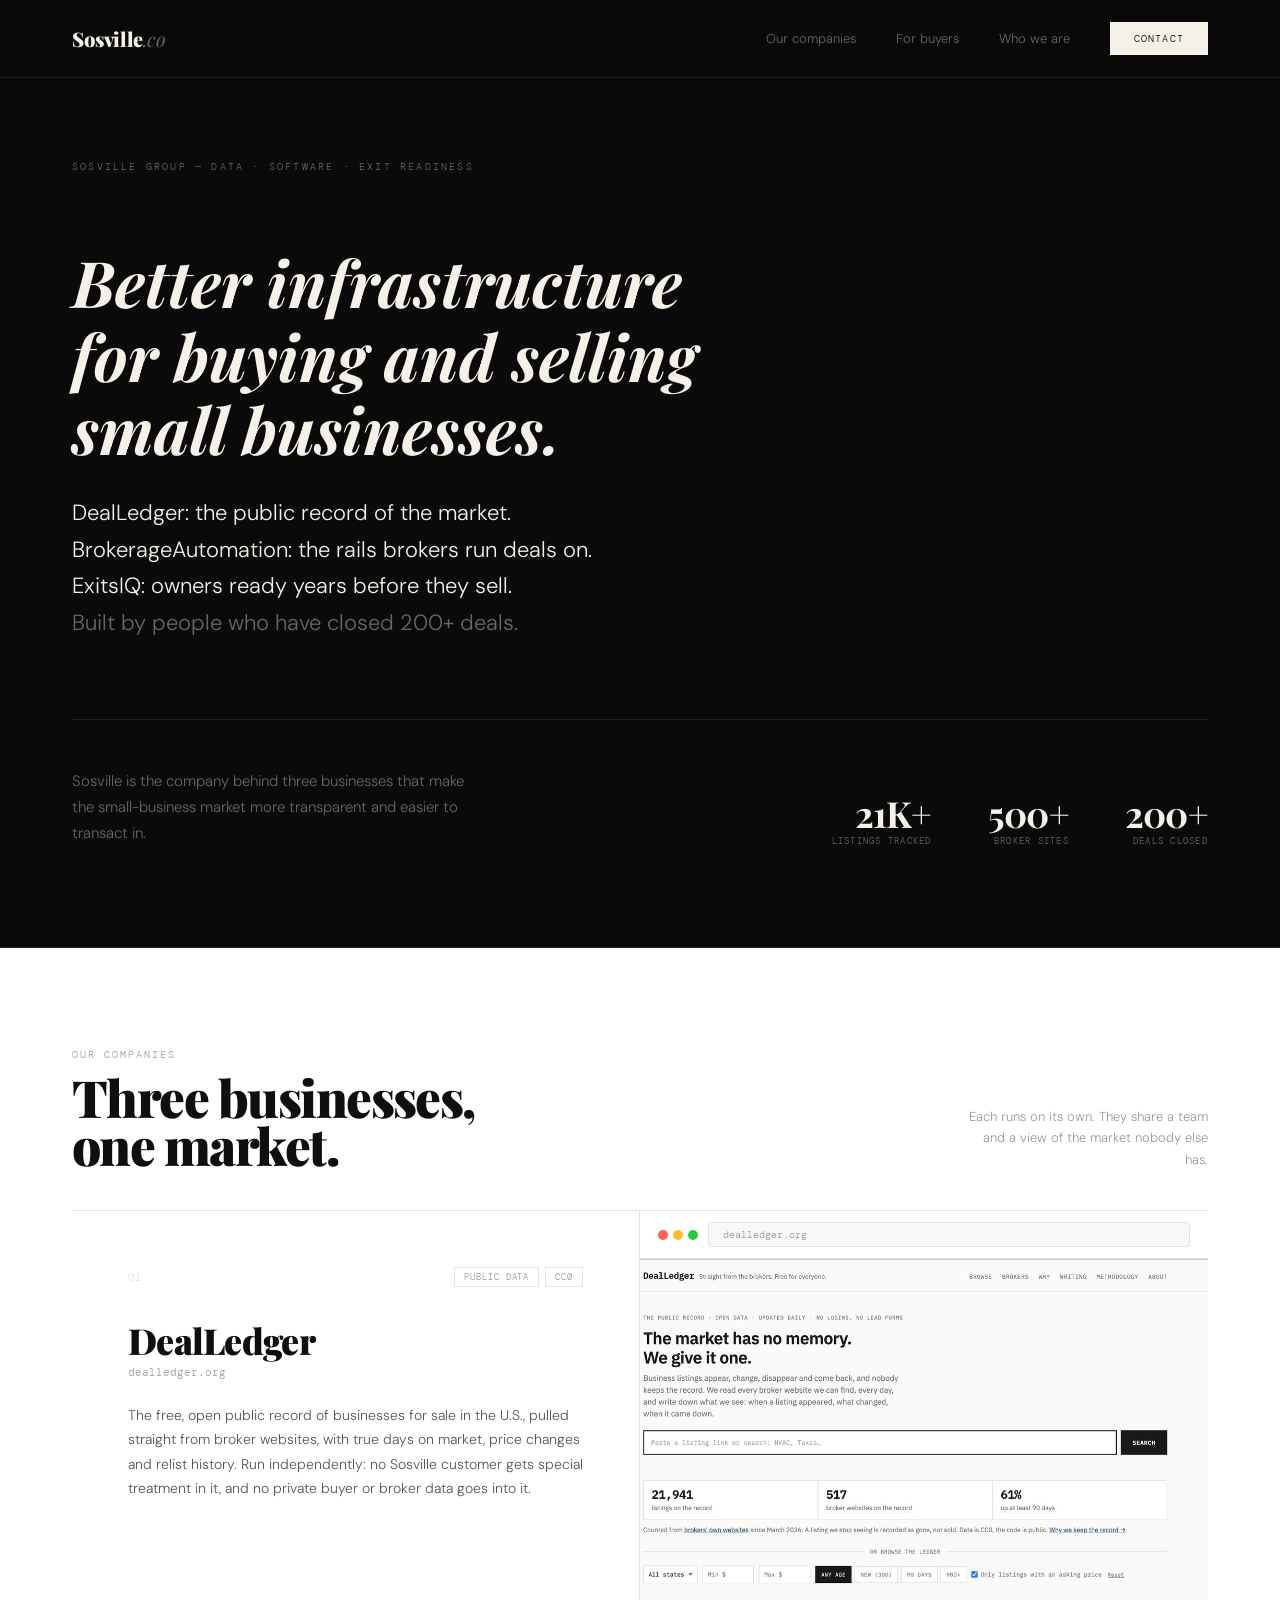
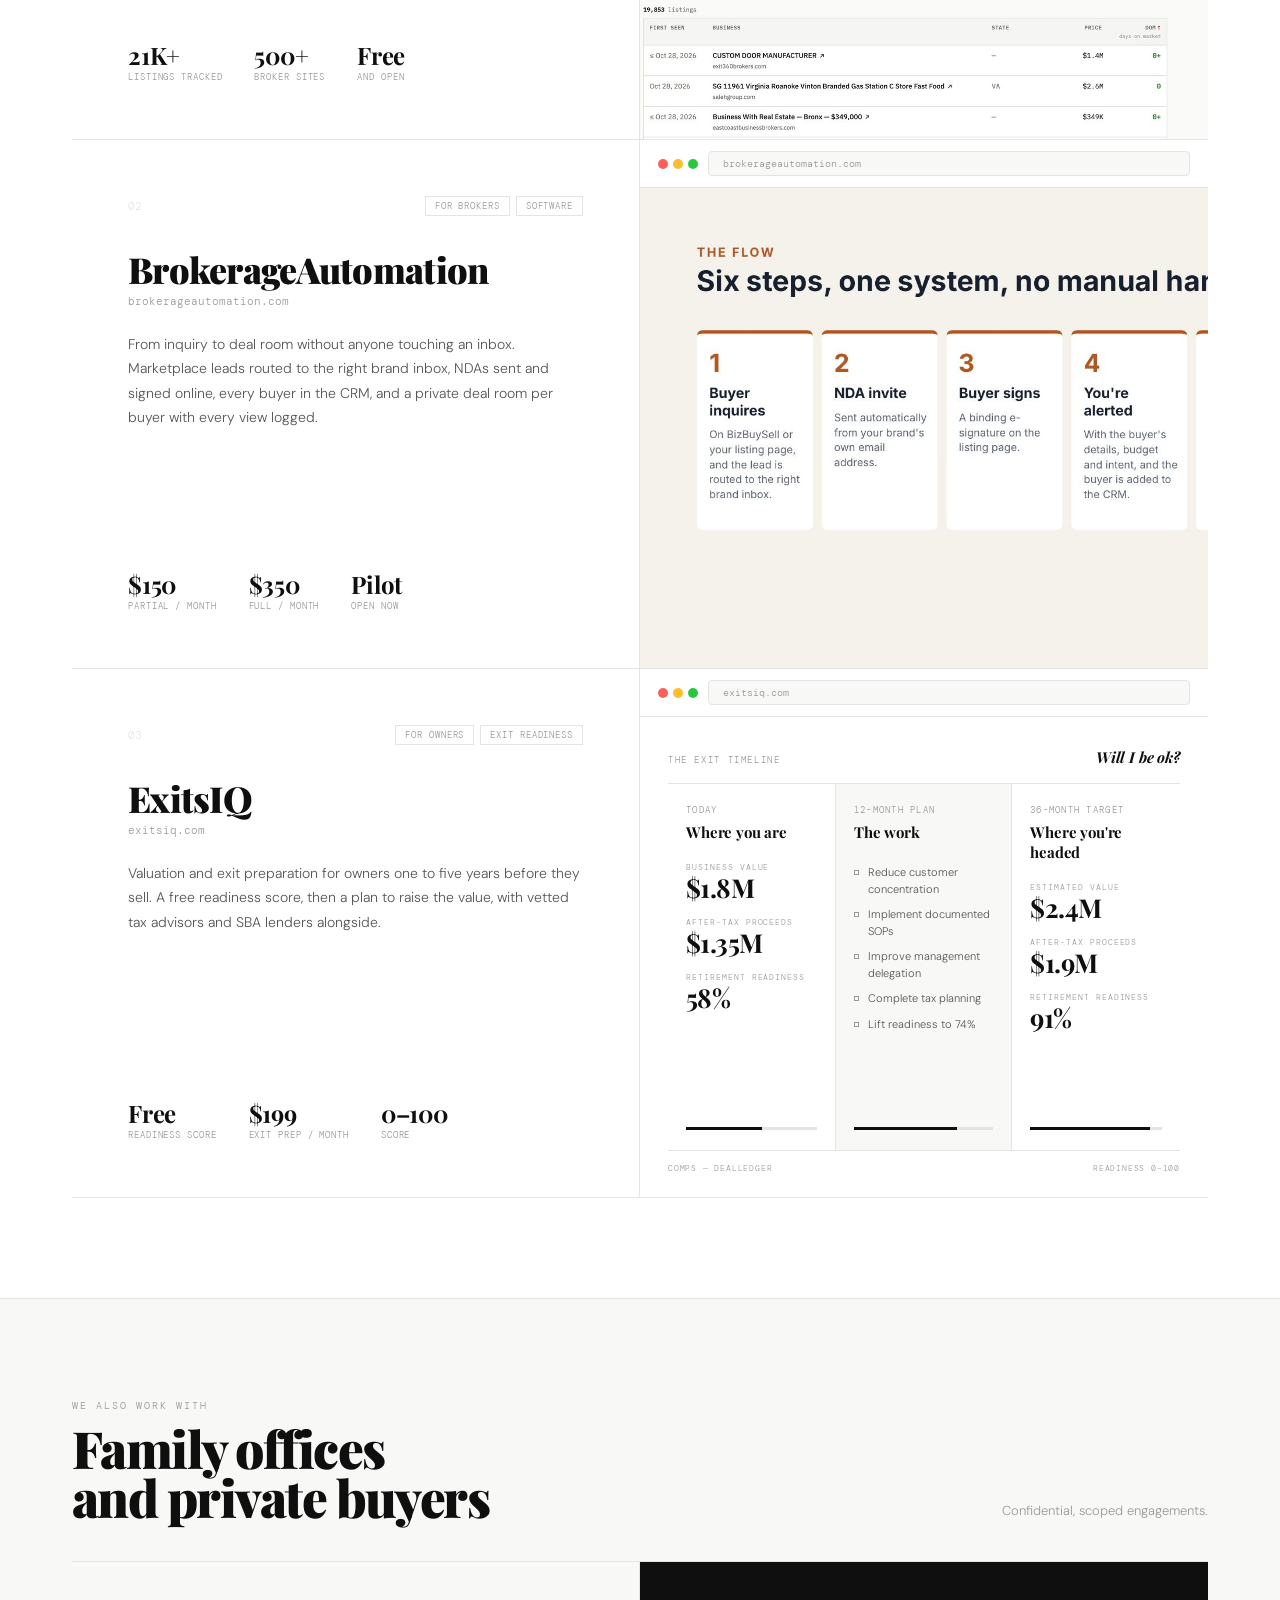
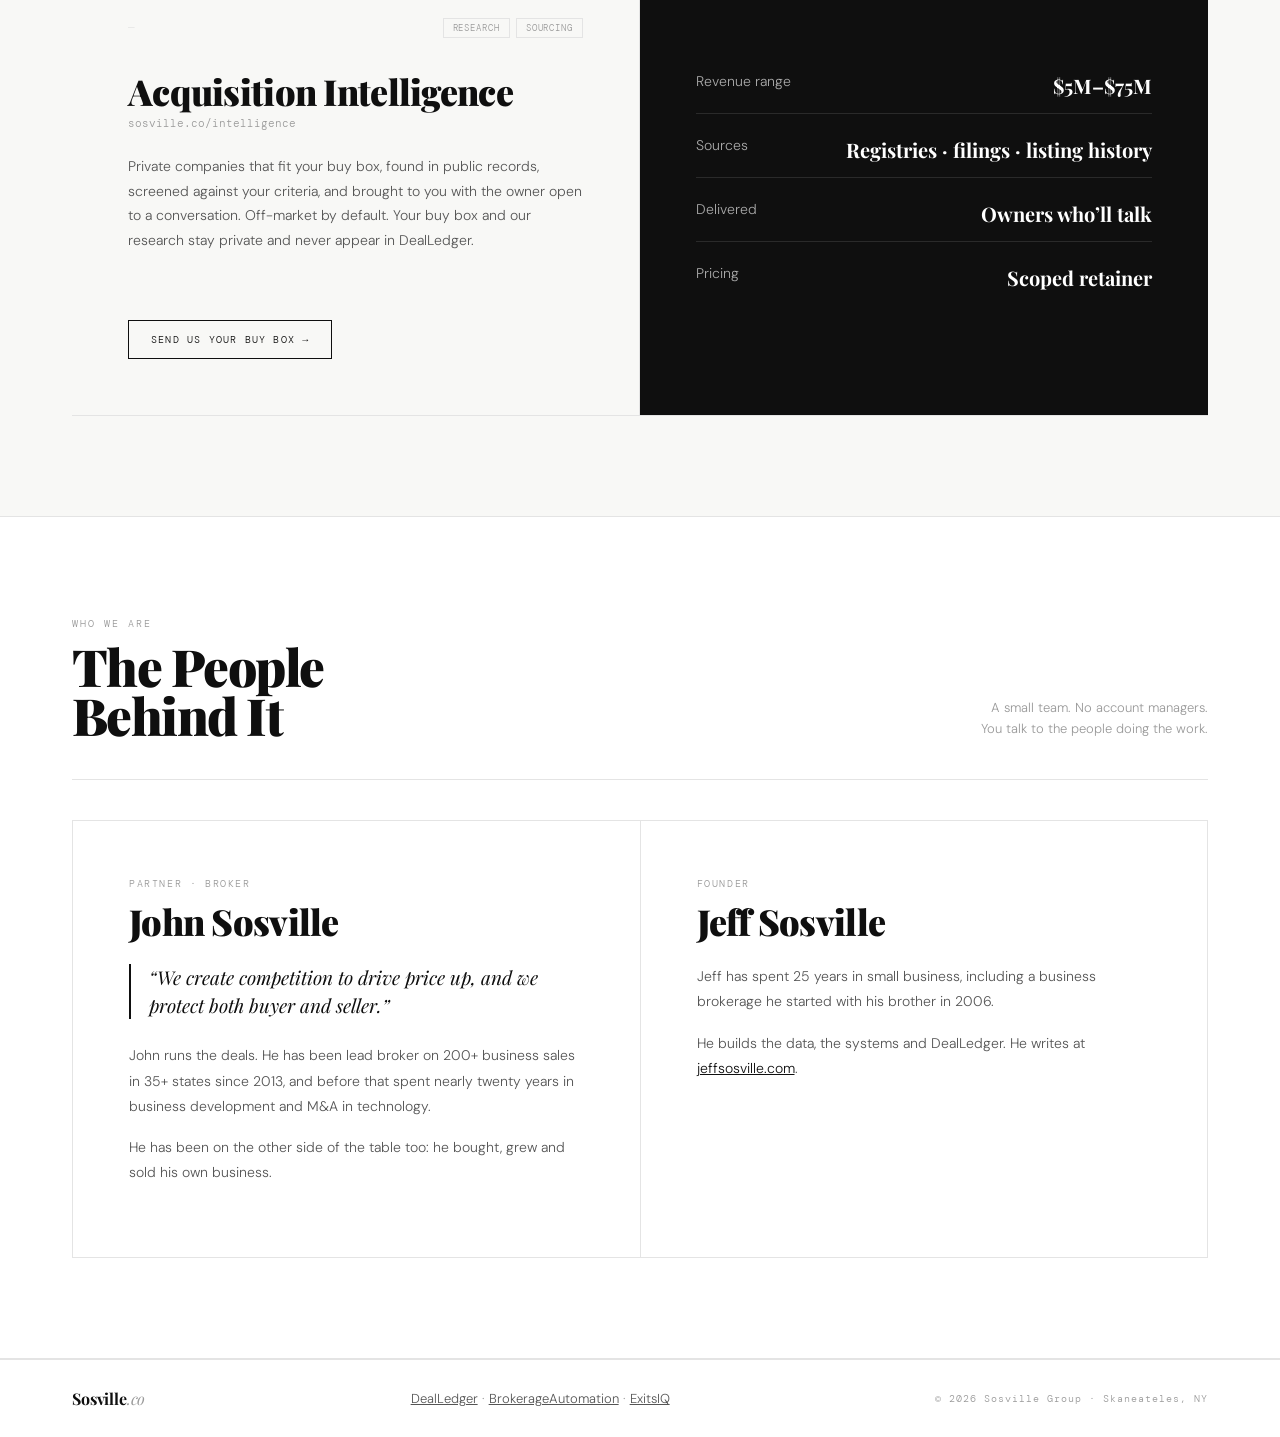
<file: index.html>
<!DOCTYPE html>
<html lang="en">
<head>
<meta charset="UTF-8">
<meta name="viewport" content="width=device-width, initial-scale=1.0">
<title>Sosville — Infrastructure for buying and selling businesses</title>
<meta name="description" content="Sosville is the company behind DealLedger, BrokerageAutomation.com and ExitsIQ: infrastructure for buying and selling small businesses.">
<link rel="preconnect" href="https://fonts.googleapis.com">
<link href="https://fonts.googleapis.com/css2?family=Playfair+Display:ital,wght@0,400;0,700;0,900;1,400;1,700&family=DM+Sans:wght@300;400;500&family=DM+Mono:wght@400;500&display=swap" rel="stylesheet">
<style>
*,*::before,*::after{box-sizing:border-box;margin:0;padding:0}
html{scroll-behavior:smooth}
:root{--black:#0f0f0f;--white:#ffffff;--off:#f8f8f6;--gray:#999;--mid:#555;--line:#e4e4e4;--hero-bg:#0A0A0A;--hero-line:#1f1f1f;--hero-gray:#666;--hero-mid:#999;--hero-text:#F5F0E8}
body{background:var(--white);color:var(--black);font-family:'DM Sans',sans-serif;font-weight:300;overflow-x:hidden}

/* NAV */
nav{position:fixed;top:0;left:0;right:0;z-index:100;display:flex;justify-content:space-between;align-items:center;padding:22px 72px;background:rgba(10,10,10,.95);backdrop-filter:blur(20px);border-bottom:1px solid var(--hero-line)}
.nav-logo{font-family:'Playfair Display',serif;font-weight:900;font-size:20px;letter-spacing:-.02em;color:var(--hero-text);text-decoration:none}
.nav-logo span{font-style:italic;font-weight:400;color:var(--hero-gray)}
.nav-right{display:flex;gap:40px;align-items:center}
.nav-right a{font-family:'DM Sans',sans-serif;font-size:13px;color:var(--hero-gray);text-decoration:none;transition:color .2s}
.nav-right a:hover{color:var(--hero-text)}
.nav-cta{font-family:'DM Mono',monospace!important;font-size:10px!important;letter-spacing:.12em!important;text-transform:uppercase!important;background:var(--hero-text)!important;color:var(--hero-bg)!important;padding:10px 24px!important;transition:opacity .2s!important}
.nav-cta:hover{opacity:.7!important}

/* HERO — dark, full viewport */
.hero{
  min-height:100vh;
  background:var(--hero-bg);
  color:var(--hero-text);
  padding:160px 72px 100px;
  display:flex;
  flex-direction:column;
  justify-content:flex-end;
  position:relative;
  border-bottom:1px solid var(--hero-line);
}

.hero-eyebrow{
  font-family:'DM Mono',monospace;
  font-size:10px;
  letter-spacing:.22em;
  text-transform:uppercase;
  color:var(--hero-gray);
  margin-bottom:72px;
}

.hero-lines{
  margin-bottom:80px;
}

.hero-line-1{
  font-family:'Playfair Display',serif;
  font-weight:700;
  font-style:italic;
  font-size:clamp(36px,5vw,64px);
  line-height:1.15;
  color:var(--hero-text);
  margin-bottom:32px;
  opacity:0;
  transform:translateY(14px);
  transition:opacity .7s ease, transform .7s ease;
}
.hero-line-1.on{opacity:1;transform:none}

.hero-sublines{
  display:flex;
  flex-direction:column;
  gap:6px;
}

.hero-sub{
  font-family:'DM Sans',sans-serif;
  font-weight:300;
  font-size:clamp(15px,1.8vw,22px);
  color:var(--hero-mid);
  line-height:1.4;
  opacity:0;
  transform:translateY(10px);
  transition:opacity .6s ease, transform .6s ease;
}
.hero-sub.on{opacity:1;transform:none}
.hero-sub.accent{color:var(--hero-text)}
.hero-sub.dim{color:var(--hero-gray)}

.hero-bottom{
  display:flex;
  justify-content:space-between;
  align-items:flex-end;
  padding-top:48px;
  border-top:1px solid var(--hero-line);
  opacity:0;
  transition:opacity .8s ease .6s;
}
.hero-bottom.on{opacity:1}

.hero-tagline{
  font-size:15px;
  line-height:1.75;
  color:var(--hero-gray);
  max-width:400px;
}

.hero-stats{display:flex;gap:56px}
.hs{text-align:right}
.hs-n{font-family:'Playfair Display',serif;font-weight:700;font-size:36px;line-height:1;letter-spacing:-.02em;color:var(--hero-text)}
.hs-l{font-family:'DM Mono',monospace;font-size:9px;letter-spacing:.14em;text-transform:uppercase;color:var(--hero-gray);margin-top:4px}

/* SECTIONS */
.sec{padding:100px 72px}
.sec-border{border-bottom:1px solid var(--line)}
.sec-head{display:flex;justify-content:space-between;align-items:flex-end;padding-bottom:40px;border-bottom:1px solid var(--line)}
.sec-label{font-family:'DM Mono',monospace;font-size:10px;letter-spacing:.2em;text-transform:uppercase;color:var(--gray);margin-bottom:12px}
h2{font-family:'Playfair Display',serif;font-weight:900;font-size:clamp(36px,4vw,60px);line-height:.95;letter-spacing:-.03em}
.sec-note{font-size:13px;color:var(--gray);max-width:240px;text-align:right;line-height:1.65}

/* PROJECTS */
.project{display:grid;grid-template-columns:1fr 1fr;border-bottom:1px solid var(--line);text-decoration:none;color:inherit;transition:background .2s}
.project:hover{background:var(--off)}
.p-info{padding:56px;border-right:1px solid var(--line);display:flex;flex-direction:column}
.p-top{display:flex;justify-content:space-between;align-items:center;margin-bottom:36px}
.p-num{font-family:'DM Mono',monospace;font-size:11px;color:var(--line)}
.p-tags{display:flex;gap:6px}
.p-tag{font-family:'DM Mono',monospace;font-size:9px;letter-spacing:.1em;text-transform:uppercase;border:1px solid var(--line);color:var(--gray);padding:3px 9px}
.p-name{font-family:'Playfair Display',serif;font-weight:900;font-size:clamp(28px,2.8vw,44px);line-height:1;letter-spacing:-.02em;margin-bottom:6px}
.p-url{font-family:'DM Mono',monospace;font-size:11px;color:var(--gray);margin-bottom:24px}
.p-desc{font-size:14px;line-height:1.75;color:var(--mid);flex:1;margin-bottom:40px}
.p-metrics{display:flex;gap:32px;margin-top:auto}
.pm-n{font-family:'Playfair Display',serif;font-weight:700;font-size:24px;line-height:1;letter-spacing:-.01em}
.pm-l{font-family:'DM Mono',monospace;font-size:9px;letter-spacing:.1em;text-transform:uppercase;color:var(--gray);margin-top:4px}

/* SCREEN MOCKUP */
.p-screen{background:var(--off);overflow:hidden;display:flex;flex-direction:column}
.b-chrome{background:var(--white);border-bottom:1px solid var(--line);padding:11px 18px;display:flex;align-items:center;gap:10px;flex-shrink:0}
.b-dots{display:flex;gap:5px}
.bd{width:10px;height:10px;border-radius:50%}
.bd-r{background:#fe5f57}.bd-y{background:#febc2e}.bd-g{background:#29c740}
.b-addr{background:var(--off);border:1px solid var(--line);border-radius:4px;padding:5px 14px;font-family:'DM Mono',monospace;font-size:10px;color:var(--gray);flex:1}
.p-screenshot{width:100%;flex:1;min-height:480px;object-fit:cover;object-position:top center;display:block;transition:transform 6s ease}
.project:hover .p-screenshot{transform:translateY(-8%)}

/* EXITSIQ MOCK UI */
.iq{flex:1;min-height:480px;background:var(--white);padding:30px 28px 24px;display:flex;flex-direction:column}
.iq-head{display:flex;justify-content:space-between;align-items:baseline;padding-bottom:16px;border-bottom:1px solid var(--line);margin-bottom:0}
.iq-eyebrow{font-family:'DM Mono',monospace;font-size:9px;letter-spacing:.18em;text-transform:uppercase;color:var(--gray)}
.iq-head-title{font-family:'Playfair Display',serif;font-weight:700;font-style:italic;font-size:15px;letter-spacing:-.01em;color:var(--black)}
.iq-cols{display:grid;grid-template-columns:1fr 1.05fr 1fr;flex:1}
.iq-col{padding:20px 18px;border-right:1px solid var(--line);display:flex;flex-direction:column}
.iq-col:last-child{border-right:none}
.iq-col.mid{background:var(--off)}
.iq-when{font-family:'DM Mono',monospace;font-size:9px;letter-spacing:.14em;text-transform:uppercase;color:var(--gray);margin-bottom:6px}
.iq-h{font-family:'Playfair Display',serif;font-weight:700;font-size:15px;letter-spacing:-.01em;margin-bottom:20px;color:var(--black)}
.iq-stat{margin-bottom:16px}
.iq-sl{font-family:'DM Mono',monospace;font-size:8px;letter-spacing:.12em;text-transform:uppercase;color:var(--gray);margin-bottom:3px}
.iq-sv{font-family:'Playfair Display',serif;font-weight:700;font-size:26px;line-height:1;letter-spacing:-.02em;color:var(--black)}
.iq-col.tgt .iq-sv{color:var(--black)}
.iq-list{list-style:none;margin-top:2px}
.iq-list li{font-size:11px;line-height:1.5;color:var(--mid);padding-left:14px;position:relative;margin-bottom:9px}
.iq-list li::before{content:'';position:absolute;left:0;top:6px;width:5px;height:5px;border:1px solid var(--gray)}
.iq-bar{margin-top:auto;padding-top:14px}
.iq-track{height:3px;background:var(--line);position:relative;overflow:hidden}
.iq-fill{position:absolute;left:0;top:0;bottom:0;background:var(--black)}
.iq-foot{border-top:1px solid var(--line);padding-top:12px;display:flex;justify-content:space-between;align-items:center;font-family:'DM Mono',monospace;font-size:8px;letter-spacing:.1em;text-transform:uppercase;color:var(--gray)}

/* SERVICES */
.svc-grid{display:grid;grid-template-columns:repeat(3,1fr);border-left:1px solid var(--line)}
.svc{border-right:1px solid var(--line);border-bottom:1px solid var(--line);padding:44px 40px;transition:background .2s}
.svc:hover{background:var(--off)}
.svc-n{font-family:'DM Mono',monospace;font-size:10px;color:var(--line);margin-bottom:20px}
.svc-title{font-family:'Playfair Display',serif;font-weight:700;font-size:18px;letter-spacing:-.01em;margin-bottom:12px}
.svc-desc{font-size:13px;line-height:1.7;color:var(--gray)}

/* CTA */
.cta{padding:140px 72px;background:var(--black);color:var(--white);text-align:center}
.cta .sec-label{color:#555}
.cta h2{font-size:clamp(52px,7vw,108px);color:var(--white);margin-bottom:20px}
.cta h2 em{color:#444}
.cta-sub{font-size:16px;color:#666;margin-bottom:48px}
.cta-email{display:block;font-family:'Playfair Display',serif;font-weight:900;font-size:clamp(22px,3vw,44px);color:var(--white);text-decoration:none;letter-spacing:-.02em;margin-bottom:56px;transition:opacity .2s}
.cta-email:hover{opacity:.5}
.cta-row{display:flex;justify-content:center;gap:40px;flex-wrap:wrap}
.cta-link{font-family:'DM Mono',monospace;font-size:10px;letter-spacing:.12em;text-transform:uppercase;color:#555;text-decoration:none;transition:color .2s}
.cta-link:hover{color:var(--white)}

/* FOOTER */
footer{padding:28px 72px;display:flex;justify-content:space-between;align-items:center;border-top:1px solid var(--line)}
.f-l{font-family:'Playfair Display',serif;font-weight:700;font-size:16px;letter-spacing:-.01em}
.f-l span{font-style:italic;font-weight:400;color:var(--gray)}
.f-r{font-family:'DM Mono',monospace;font-size:10px;color:var(--gray);letter-spacing:.1em}


/* PEOPLE */
.people{display:grid;grid-template-columns:1fr 1fr;border-left:1px solid var(--line);border-top:1px solid var(--line);margin-top:40px}
.person{border-right:1px solid var(--line);border-bottom:1px solid var(--line);padding:56px}
.person-role{font-family:'DM Mono',monospace;font-size:10px;letter-spacing:.16em;text-transform:uppercase;color:var(--gray);margin-bottom:14px}
.person-name{font-family:'Playfair Display',serif;font-weight:900;font-size:clamp(28px,2.8vw,40px);letter-spacing:-.02em;line-height:1;margin-bottom:24px}
.person p{font-size:14px;line-height:1.8;color:var(--mid);margin-bottom:16px}
.person blockquote{font-family:'Playfair Display',serif;font-style:italic;font-size:19px;line-height:1.45;color:var(--black);border-left:2px solid var(--black);padding-left:18px;margin:8px 0 24px}
.person a{color:var(--black)}
.also{display:flex;gap:40px;flex-wrap:wrap;padding:32px 0 0;font-size:14px;color:var(--mid);line-height:1.7}
.also b{font-family:'Playfair Display',serif;font-weight:700;color:var(--black);font-size:16px}
@media(max-width:1024px){.people{grid-template-columns:1fr}.person{padding:36px 24px}}

/* REVEAL */
.r{opacity:0;transform:translateY(20px);transition:opacity .6s ease,transform .6s ease}
.r.on{opacity:1;transform:none}

/* RESPONSIVE */
@media(max-width:1024px){
  nav{padding:16px 24px}
  .nav-right a:not(.nav-cta){display:none}
  .hero{padding:120px 24px 64px}
  .hero-bottom{flex-direction:column;gap:32px;align-items:flex-start}
  .hero-stats{gap:24px}
  .hs{text-align:left}
  .sec{padding:72px 24px}
  .sec-head{flex-direction:column;align-items:flex-start;gap:12px}
  .sec-note{text-align:left;max-width:100%}
  .project{grid-template-columns:minmax(0,1fr)}
  .p-metrics{flex-wrap:wrap;gap:20px}
  .p-info{border-right:none;border-bottom:1px solid var(--line);padding:36px 24px}
  .p-screenshot{min-height:220px}
  .iq{min-height:0;padding:22px 20px 18px}
  .iq-cols{grid-template-columns:1fr}
  .iq-col{border-right:none;border-bottom:1px solid var(--line);padding:18px 0}
  .iq-col:last-child{border-bottom:none}
  .iq-col.mid{background:transparent}
  .svc-grid{grid-template-columns:1fr}
  .cta{padding:100px 24px}
  footer{flex-direction:column;gap:10px;padding:24px;text-align:center}
}
.p-cta{display:inline-block;font-family:'DM Mono',monospace;font-size:10px;letter-spacing:.12em;text-transform:uppercase;border:1px solid var(--black);padding:12px 22px;margin-top:28px;align-self:flex-start}
.price-row{display:flex;gap:32px;margin-top:auto}
.hero-ctas{display:flex;gap:16px;flex-wrap:wrap;margin-top:40px}
.hero-ctas a{font-family:'DM Mono',monospace;font-size:11px;letter-spacing:.12em;text-transform:uppercase;padding:14px 28px;text-decoration:none;border:1px solid var(--hero-text);color:var(--hero-text);transition:opacity .2s}
.hero-ctas a.solid{background:var(--hero-text);color:var(--hero-bg)}
.hero-ctas a:hover{opacity:.7}
.int{background:var(--black);color:var(--white);padding:56px;display:flex;flex-direction:column;justify-content:center;gap:22px}
.int-row{display:flex;justify-content:space-between;border-bottom:1px solid #2a2a2a;padding-bottom:14px;font-size:14px;color:#aaa}
.int-row b{font-family:'Playfair Display',serif;font-weight:700;font-size:20px;color:var(--white)}
.f-mid{font-size:13px;color:var(--gray)}
.f-mid a{color:var(--mid)}
@media(max-width:1024px){.int{padding:36px 24px}}
</style>
</head>
<body>

<nav>
  <a class="nav-logo" href="/">Sosville<span>.co</span></a>
  <div class="nav-right">
    <a href="#companies">Our companies</a>
    <a href="#buyers">For buyers</a>
    <a href="#team">Who we are</a>
    <a class="nav-cta" href="mailto:info@sosville.co">Contact</a>
  </div>
</nav>

<!-- HERO -->
<div class="hero">
  <div class="hero-eyebrow">Sosville Group &mdash; Data &middot; Software &middot; Exit Readiness</div>

  <div class="hero-lines">
    <div class="hero-line-1" id="hl1">Better infrastructure<br>for buying and selling<br>small businesses.</div>
    <div class="hero-sublines">
      <div class="hero-sub accent" id="hs1">DealLedger: the public record of the market.</div>
      <div class="hero-sub accent" id="hs2">BrokerageAutomation: the rails brokers run deals on.</div>
      <div class="hero-sub accent" id="hs3">ExitsIQ: owners ready years before they sell.</div>
      <div class="hero-sub dim" id="hs4">Built by people who have closed 200+ deals.</div>
    </div>
  </div>

  <div class="hero-bottom" id="hb">
    <p class="hero-tagline">Sosville is the company behind three businesses that make the small-business market more transparent and easier to transact in.</p>
    <div class="hero-stats">
      <div class="hs"><div class="hs-n">21K+</div><div class="hs-l">Listings Tracked</div></div>
      <div class="hs"><div class="hs-n">500+</div><div class="hs-l">Broker Sites</div></div>
      <div class="hs"><div class="hs-n">200+</div><div class="hs-l">Deals Closed</div></div>
    </div>
  </div>
</div>

<!-- COMPANIES -->
<section id="companies" class="sec sec-border">
  <div class="sec-head r">
    <div>
      <div class="sec-label">Our Companies</div>
      <h2>Three businesses,<br>one market.</h2>
    </div>
    <div class="sec-note">Each runs on its own. They share a team and a view of the market nobody else has.</div>
  </div>
  <a class="project r" href="https://dealledger.org" target="_blank">
    <div class="p-info">
      <div class="p-top">
        <span class="p-num">01</span>
        <div class="p-tags"><span class="p-tag">Public Data</span><span class="p-tag">CC0</span></div>
      </div>
      <div class="p-name">DealLedger</div>
      <div class="p-url">dealledger.org</div>
      <p class="p-desc">The free, open public record of businesses for sale in the U.S., pulled straight from broker websites, with true days on market, price changes and relist history. Run independently: no Sosville customer gets special treatment in it, and no private buyer or broker data goes into it.</p>
      <div class="p-metrics"><div><div class="pm-n">21K+</div><div class="pm-l">Listings Tracked</div></div><div><div class="pm-n">500+</div><div class="pm-l">Broker Sites</div></div><div><div class="pm-n">Free</div><div class="pm-l">And Open</div></div></div>
    </div>
    <div class="p-screen">
      <div class="b-chrome">
        <div class="b-dots"><div class="bd bd-r"></div><div class="bd bd-y"></div><div class="bd bd-g"></div></div>
        <div class="b-addr">dealledger.org</div>
      </div>
      <img class="p-screenshot" src="/screenshots/dealledger.jpg" alt="DealLedger">
    </div>
  </a>
  <a class="project r" href="https://brokerageautomation.com" target="_blank">
    <div class="p-info">
      <div class="p-top">
        <span class="p-num">02</span>
        <div class="p-tags"><span class="p-tag">For Brokers</span><span class="p-tag">Software</span></div>
      </div>
      <div class="p-name">BrokerageAutomation</div>
      <div class="p-url">brokerageautomation.com</div>
      <p class="p-desc">From inquiry to deal room without anyone touching an inbox. Marketplace leads routed to the right brand inbox, NDAs sent and signed online, every buyer in the CRM, and a private deal room per buyer with every view logged.</p>
      <div class="p-metrics"><div><div class="pm-n">$150</div><div class="pm-l">Partial / Month</div></div><div><div class="pm-n">$350</div><div class="pm-l">Full / Month</div></div><div><div class="pm-n">Pilot</div><div class="pm-l">Open Now</div></div></div>
    </div>
    <div class="p-screen">
      <div class="b-chrome">
        <div class="b-dots"><div class="bd bd-r"></div><div class="bd bd-y"></div><div class="bd bd-g"></div></div>
        <div class="b-addr">brokerageautomation.com</div>
      </div>
      <img class="p-screenshot" style="object-position:left top" src="/screenshots/brokerage-flow.jpg" alt="BrokerageAutomation: six steps from inquiry to deal room">
    </div>
  </a>
  <a class="project r" href="https://www.exitsiq.com" target="_blank">
    <div class="p-info">
      <div class="p-top">
        <span class="p-num">03</span>
        <div class="p-tags"><span class="p-tag">For Owners</span><span class="p-tag">Exit Readiness</span></div>
      </div>
      <div class="p-name">ExitsIQ</div>
      <div class="p-url">exitsiq.com</div>
      <p class="p-desc">Valuation and exit preparation for owners one to five years before they sell. A free readiness score, then a plan to raise the value, with vetted tax advisors and SBA lenders alongside.</p>
      <div class="p-metrics"><div><div class="pm-n">Free</div><div class="pm-l">Readiness Score</div></div><div><div class="pm-n">$199</div><div class="pm-l">Exit Prep / Month</div></div><div><div class="pm-n">0&ndash;100</div><div class="pm-l">Score</div></div></div>
    </div>
    <div class="p-screen">
      <div class="b-chrome">
        <div class="b-dots"><div class="bd bd-r"></div><div class="bd bd-y"></div><div class="bd bd-g"></div></div>
        <div class="b-addr">exitsiq.com</div>
      </div>
      <div class="iq">
        <div class="iq-head">
          <span class="iq-eyebrow">The Exit Timeline</span>
          <span class="iq-head-title">Will I be ok?</span>
        </div>
        <div class="iq-cols">
          <div class="iq-col">
            <div class="iq-when">Today</div>
            <div class="iq-h">Where you are</div>
            <div class="iq-stat"><div class="iq-sl">Business Value</div><div class="iq-sv">$1.8M</div></div>
            <div class="iq-stat"><div class="iq-sl">After-Tax Proceeds</div><div class="iq-sv">$1.35M</div></div>
            <div class="iq-stat"><div class="iq-sl">Retirement Readiness</div><div class="iq-sv">58%</div></div>
            <div class="iq-bar"><div class="iq-track"><div class="iq-fill" style="width:58%"></div></div></div>
          </div>
          <div class="iq-col mid">
            <div class="iq-when">12-Month Plan</div>
            <div class="iq-h">The work</div>
            <ul class="iq-list">
              <li>Reduce customer concentration</li>
              <li>Implement documented SOPs</li>
              <li>Improve management delegation</li>
              <li>Complete tax planning</li>
              <li>Lift readiness to 74%</li>
            </ul>
            <div class="iq-bar"><div class="iq-track"><div class="iq-fill" style="width:74%"></div></div></div>
          </div>
          <div class="iq-col tgt">
            <div class="iq-when">36-Month Target</div>
            <div class="iq-h">Where you're headed</div>
            <div class="iq-stat"><div class="iq-sl">Estimated Value</div><div class="iq-sv">$2.4M</div></div>
            <div class="iq-stat"><div class="iq-sl">After-Tax Proceeds</div><div class="iq-sv">$1.9M</div></div>
            <div class="iq-stat"><div class="iq-sl">Retirement Readiness</div><div class="iq-sv">91%</div></div>
            <div class="iq-bar"><div class="iq-track"><div class="iq-fill" style="width:91%"></div></div></div>
          </div>
        </div>
        <div class="iq-foot">
          <span>Comps &mdash; DealLedger</span>
          <span>Readiness 0&ndash;100</span>
        </div>
      </div>
    </div>
  </a>
</section>

<!-- BUYERS -->
<section id="buyers" class="sec sec-border" style="background:var(--off)">
  <div class="sec-head r">
    <div>
      <div class="sec-label">We Also Work With</div>
      <h2>Family offices<br>and private buyers</h2>
    </div>
    <div class="sec-note">Confidential, scoped engagements.</div>
  </div>
  <a class="project r" href="/intelligence">
    <div class="p-info">
      <div class="p-top">
        <span class="p-num">&mdash;</span>
        <div class="p-tags"><span class="p-tag">Research</span><span class="p-tag">Sourcing</span></div>
      </div>
      <div class="p-name">Acquisition Intelligence</div>
      <div class="p-url">sosville.co/intelligence</div>
      <p class="p-desc">Private companies that fit your buy box, found in public records, screened against your criteria, and brought to you with the owner open to a conversation. Off-market by default. Your buy box and our research stay private and never appear in DealLedger.</p>
      <span class="p-cta">Send us your buy box &rarr;</span>
    </div>
    <div class="int">
      <div class="int-row"><span>Revenue range</span><b>$5M&ndash;$75M</b></div>
      <div class="int-row"><span>Sources</span><b>Registries &middot; filings &middot; listing history</b></div>
      <div class="int-row"><span>Delivered</span><b>Owners who&rsquo;ll talk</b></div>
      <div class="int-row" style="border:none"><span>Pricing</span><b>Scoped retainer</b></div>
    </div>
  </a>
</section>
<!-- TEAM -->
<section id="team" class="sec sec-border">
  <div class="sec-head r">
    <div>
      <div class="sec-label">Who We Are</div>
      <h2>The People<br>Behind It</h2>
    </div>
    <div class="sec-note">A small team. No account managers. You talk to the people doing the work.</div>
  </div>
  <div class="people">
    <div class="person r">
      <div class="person-role">Partner &middot; Broker</div>
      <div class="person-name">John Sosville</div>
      <blockquote>&ldquo;We create competition to drive price up, and we protect both buyer and seller.&rdquo;</blockquote>
      <p>John runs the deals. He has been lead broker on 200+ business sales in 35+ states since 2013, and before that spent nearly twenty years in business development and M&amp;A in technology.</p>
      <p>He has been on the other side of the table too: he bought, grew and sold his own business.</p>
    </div>
    <div class="person r">
      <div class="person-role">Founder</div>
      <div class="person-name">Jeff Sosville</div>
      <p>Jeff has spent 25 years in small business, including a business brokerage he started with his brother in 2006.</p>
      <p>He builds the data, the systems and DealLedger. He writes at <a href="https://jeffsosville.com">jeffsosville.com</a>.</p>
    </div>
  </div>
</section>

<footer>
  <div class="f-l">Sosville<span>.co</span></div>
  <div class="f-mid"><a href="https://dealledger.org">DealLedger</a> &middot; <a href="https://brokerageautomation.com">BrokerageAutomation</a> &middot; <a href="https://www.exitsiq.com">ExitsIQ</a></div>
  <div class="f-r">&copy; 2026 Sosville Group &middot; Skaneateles, NY</div>
</footer>

<script>
// Scroll reveal for sections below hero
const obs = new IntersectionObserver(entries => {
  entries.forEach(e => {
    if (e.isIntersecting) { e.target.classList.add('on'); obs.unobserve(e.target); }
  });
}, { threshold: 0.1 });
document.querySelectorAll('.r').forEach(el => obs.observe(el));

// Hero staggered animation on load
const delays = [
  ['hl1',  100],
  ['hs1',  380],
  ['hs2',  560],
  ['hs3',  740],
  ['hs4',  960],
  ['hb',  1200],
];
delays.forEach(([id, ms]) => {
  setTimeout(() => {
    const el = document.getElementById(id);
    if (el) el.classList.add('on');
  }, ms);
});
</script>
</body>
</html>
</file>
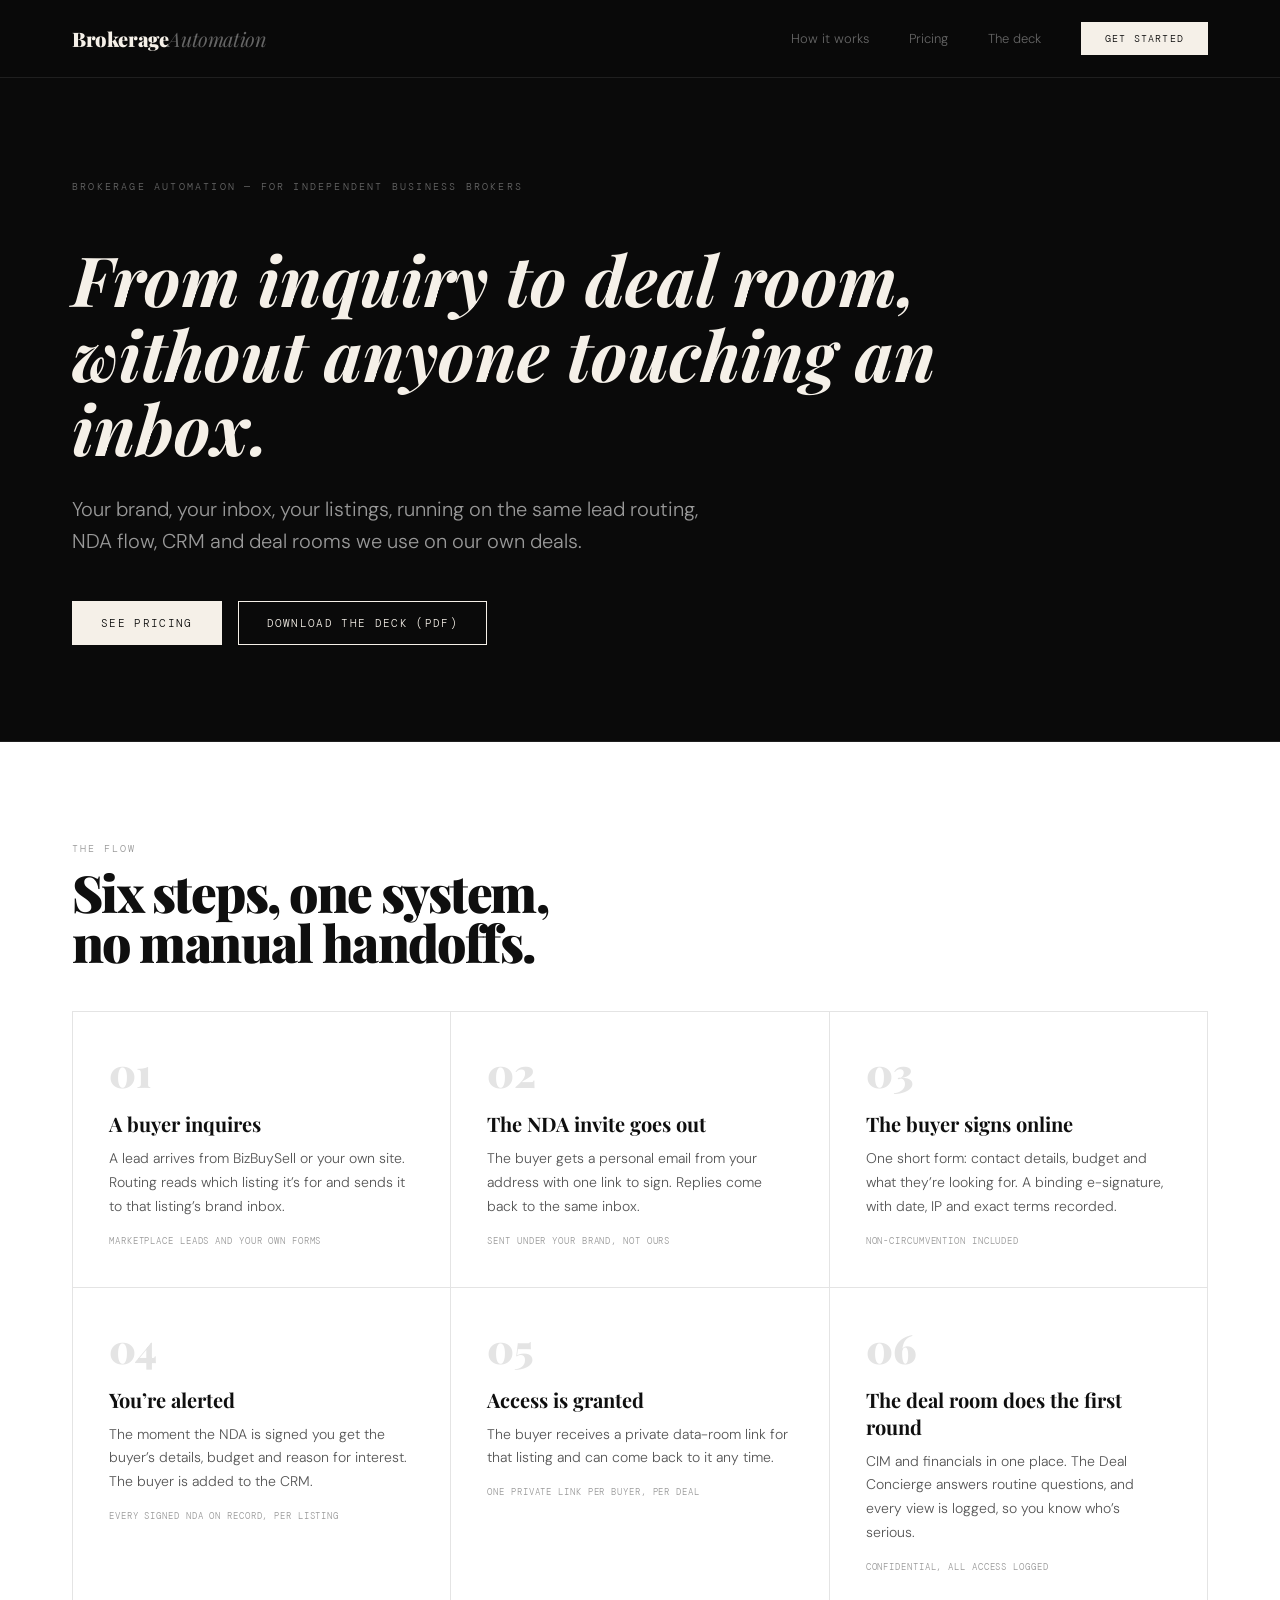
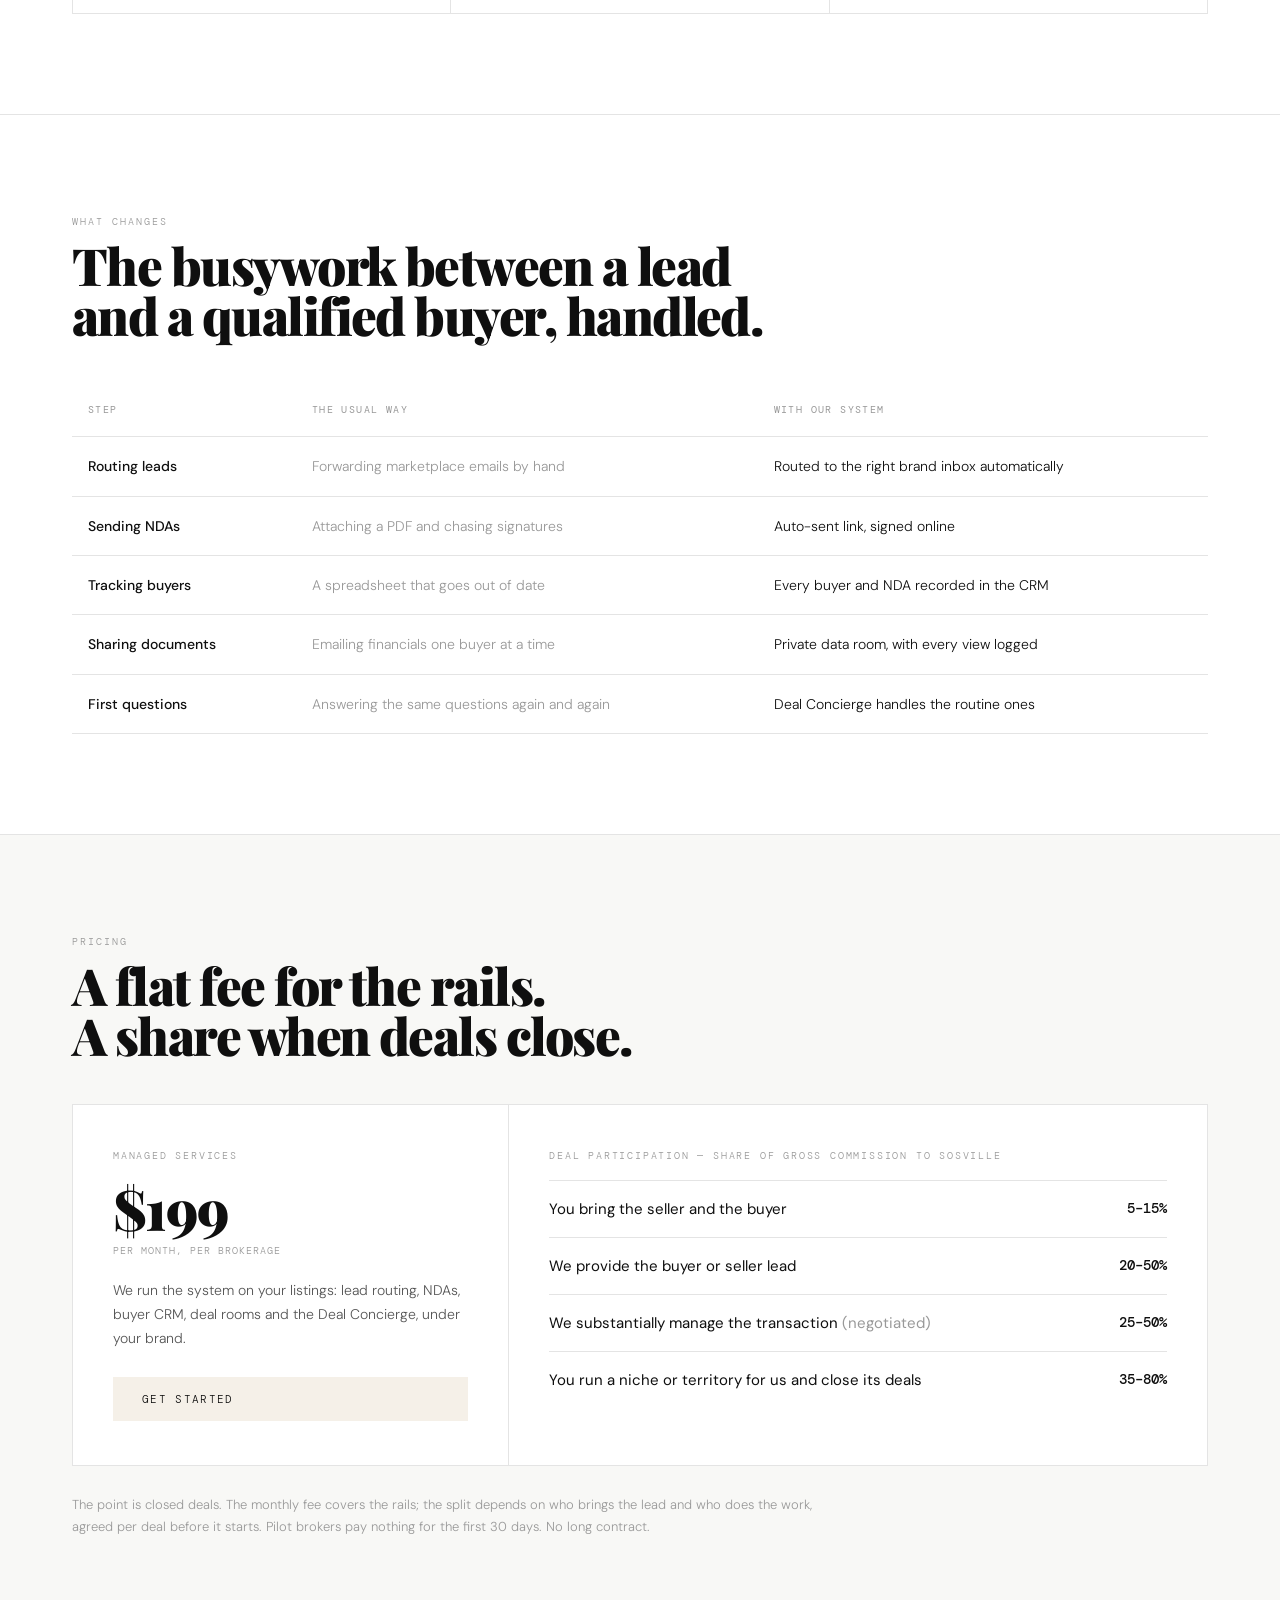
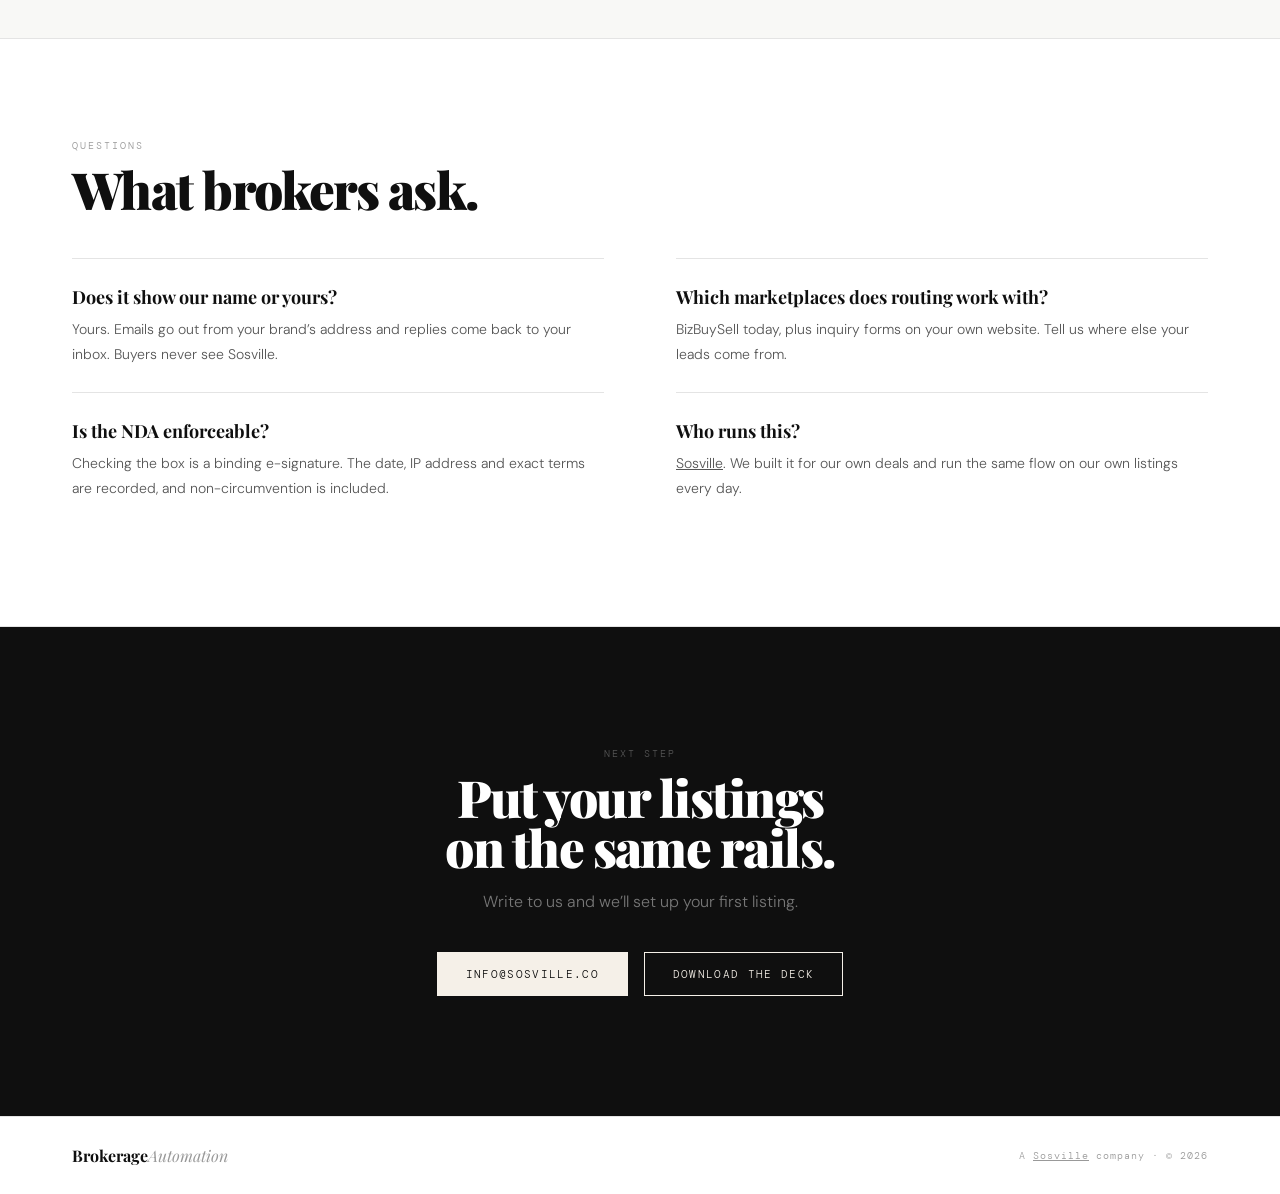
<file: brokerage.html>
<!DOCTYPE html>
<html lang="en">
<head>
<meta charset="UTF-8">
<meta name="viewport" content="width=device-width, initial-scale=1.0">
<title>Brokerage Automation — From inquiry to deal room</title>
<link rel="canonical" href="https://brokerageautomation.com/">
<meta name="description" content="Lead routing, online NDAs, a buyer CRM and private deal rooms for independent business brokers. Your brand, your inbox, our rails.">
<link rel="preconnect" href="https://fonts.googleapis.com">
<link href="https://fonts.googleapis.com/css2?family=Playfair+Display:ital,wght@0,400;0,700;0,900;1,400;1,700&family=DM+Sans:wght@300;400;500&family=DM+Mono:wght@400;500&display=swap" rel="stylesheet">
<style>
*,*::before,*::after{box-sizing:border-box;margin:0;padding:0}
html{scroll-behavior:smooth}
:root{--black:#0f0f0f;--white:#fff;--off:#f8f8f6;--gray:#999;--mid:#555;--line:#e4e4e4;--hero-bg:#0A0A0A;--hero-line:#1f1f1f;--hero-gray:#666;--hero-mid:#999;--hero-text:#F5F0E8}
body{background:var(--white);color:var(--black);font-family:'DM Sans',sans-serif;font-weight:300;overflow-x:hidden}
a{color:inherit}
nav{position:fixed;top:0;left:0;right:0;z-index:100;display:flex;justify-content:space-between;align-items:center;padding:22px 72px;background:rgba(10,10,10,.95);backdrop-filter:blur(20px);border-bottom:1px solid var(--hero-line)}
.nav-logo{font-family:'Playfair Display',serif;font-weight:900;font-size:20px;letter-spacing:-.02em;color:var(--hero-text);text-decoration:none}
.nav-logo span{font-style:italic;font-weight:400;color:var(--hero-gray)}
.nav-right{display:flex;gap:40px;align-items:center}
.nav-right a{font-size:13px;color:var(--hero-gray);text-decoration:none;transition:color .2s}
.nav-right a:hover{color:var(--hero-text)}
.nav-cta{font-family:'DM Mono',monospace!important;font-size:10px!important;letter-spacing:.12em!important;text-transform:uppercase!important;background:var(--hero-text)!important;color:var(--hero-bg)!important;padding:10px 24px!important}
.hero{background:var(--hero-bg);color:var(--hero-text);padding:180px 72px 96px;border-bottom:1px solid var(--hero-line)}
.eyebrow{font-family:'DM Mono',monospace;font-size:10px;letter-spacing:.22em;text-transform:uppercase;color:var(--hero-gray);margin-bottom:48px}
.hero h1{font-family:'Playfair Display',serif;font-weight:700;font-style:italic;font-size:clamp(38px,5.4vw,72px);line-height:1.08;max-width:900px;margin-bottom:28px}
.hero p{font-size:clamp(16px,1.6vw,20px);color:var(--hero-mid);max-width:640px;line-height:1.6;margin-bottom:44px}
.btns{display:flex;gap:16px;flex-wrap:wrap}
.btn{font-family:'DM Mono',monospace;font-size:11px;letter-spacing:.12em;text-transform:uppercase;padding:14px 28px;text-decoration:none;border:1px solid var(--hero-text);transition:opacity .2s}
.btn:hover{opacity:.7}
.btn-solid{background:var(--hero-text);color:var(--hero-bg)}
.btn-line{color:var(--hero-text)}
.btn-dark{background:var(--black);color:var(--white);border-color:var(--black)}
.btn-dark-line{color:var(--black);border-color:var(--black)}
.sec{padding:100px 72px;border-bottom:1px solid var(--line)}
.sec-label{font-family:'DM Mono',monospace;font-size:10px;letter-spacing:.2em;text-transform:uppercase;color:var(--gray);margin-bottom:12px}
h2{font-family:'Playfair Display',serif;font-weight:900;font-size:clamp(34px,4vw,56px);line-height:.98;letter-spacing:-.03em;margin-bottom:44px}
.steps{display:grid;grid-template-columns:repeat(3,1fr);border-left:1px solid var(--line);border-top:1px solid var(--line)}
.step{border-right:1px solid var(--line);border-bottom:1px solid var(--line);padding:40px 36px}
.step-n{font-family:'Playfair Display',serif;font-weight:900;font-size:40px;color:var(--line);line-height:1;margin-bottom:18px}
.step h3{font-family:'Playfair Display',serif;font-weight:700;font-size:20px;margin-bottom:10px}
.step p{font-size:14px;line-height:1.7;color:var(--mid)}
.step .tag{font-family:'DM Mono',monospace;font-size:9px;letter-spacing:.1em;text-transform:uppercase;color:var(--gray);margin-top:16px;display:block}
table{width:100%;border-collapse:collapse;font-size:14px}
th,td{text-align:left;padding:18px 16px;border-bottom:1px solid var(--line);vertical-align:top;line-height:1.6}
th{font-family:'DM Mono',monospace;font-size:10px;letter-spacing:.14em;text-transform:uppercase;color:var(--gray);font-weight:400}
td:first-child{font-weight:500}
td:nth-child(2){color:var(--gray)}
.pricing{background:var(--off)}
.tiers{display:grid;grid-template-columns:repeat(3,1fr);gap:0;border-left:1px solid var(--line);border-top:1px solid var(--line);background:var(--white)}
.tier{border-right:1px solid var(--line);border-bottom:1px solid var(--line);padding:44px 40px;display:flex;flex-direction:column}
.tier.feat{background:var(--black);color:var(--white)}
.tier-name{font-family:'DM Mono',monospace;font-size:10px;letter-spacing:.18em;text-transform:uppercase;color:var(--gray);margin-bottom:18px}
.price{font-family:'Playfair Display',serif;font-weight:900;font-size:56px;letter-spacing:-.03em;line-height:1}
.per{font-family:'DM Mono',monospace;font-size:10px;letter-spacing:.1em;text-transform:uppercase;color:var(--gray);margin:8px 0 22px}
.tier-desc{font-size:14px;line-height:1.7;color:var(--mid);margin-bottom:26px}
.tier.feat .tier-desc{color:#aaa}
.tier ul{list-style:none;margin-bottom:34px;flex:1}
.tier li{font-size:14px;line-height:1.55;padding:9px 0 9px 20px;border-top:1px solid var(--line);position:relative}
.tier.feat li{border-color:#2a2a2a}
.tier li::before{content:'';position:absolute;left:0;top:16px;width:6px;height:6px;border:1px solid currentColor}
.tier li.inc{color:var(--gray)}
.plan{display:grid;grid-template-columns:1fr 1.6fr;border:1px solid var(--line);background:var(--white)}
.plan-l{padding:44px 40px;border-right:1px solid var(--line);display:flex;flex-direction:column}
.plan-l .tier-desc{flex:1}
.plan-r{padding:44px 40px}
.splits{width:100%;border-collapse:collapse}
.splits td{font-weight:400;padding:16px 0;border-bottom:0;border-top:1px solid var(--line);font-size:15px;vertical-align:top}
.splits td:last-child{color:var(--black);font-weight:500;text-align:right;font-family:'DM Mono',monospace;font-size:14px;white-space:nowrap;padding-left:24px}
.tier.feat .btn{border-color:var(--white);background:var(--white);color:var(--black);text-align:center}
.tier .btn{text-align:center}
.note{font-size:13px;color:var(--gray);margin-top:28px;line-height:1.7;max-width:760px}
.faq{display:grid;grid-template-columns:1fr 1fr;gap:0 72px}
.q{padding:26px 0;border-top:1px solid var(--line)}
.q h4{font-family:'Playfair Display',serif;font-weight:700;font-size:18px;margin-bottom:8px}
.q p{font-size:14px;line-height:1.75;color:var(--mid)}
.cta{padding:120px 72px;background:var(--black);color:var(--white);text-align:center}
.cta h2{color:var(--white);margin-bottom:18px}
.cta p{color:#777;font-size:16px;margin-bottom:40px}
.cta .btns{justify-content:center}
footer{padding:28px 72px;display:flex;justify-content:space-between;align-items:center;border-top:1px solid var(--line)}
.f-l{font-family:'Playfair Display',serif;font-weight:700;font-size:16px;text-decoration:none}
.f-l span{font-style:italic;font-weight:400;color:var(--gray)}
.f-r{font-family:'DM Mono',monospace;font-size:10px;color:var(--gray);letter-spacing:.1em}
@media(max-width:1024px){
  nav{padding:16px 24px}.nav-right a:not(.nav-cta){display:none}
  .hero{padding:130px 24px 64px}.sec,.cta{padding:72px 24px}
  .steps,.tiers,.plan{grid-template-columns:1fr}.plan-l{border-right:0;border-bottom:1px solid var(--line)}.faq{grid-template-columns:1fr}
  th:nth-child(2),td:nth-child(2){display:none}
  .splits td:nth-child(2){display:table-cell}
  .plan-l,.plan-r{padding:32px 24px}
  footer{flex-direction:column;gap:10px;padding:24px}
}
</style>
</head>
<body>

<nav>
  <a class="nav-logo" href="https://brokerageautomation.com/">Brokerage<span>Automation</span></a>
  <div class="nav-right">
    <a href="#how">How it works</a>
    <a href="#pricing">Pricing</a>
    <a href="https://brokerageautomation.com/decks/brokerage-automation.pdf">The deck</a>
    <a class="nav-cta" href="mailto:info@sosville.co?subject=Brokerage%20Automation">Get started</a>
  </div>
</nav>

<header class="hero">
  <div class="eyebrow">Brokerage Automation &mdash; for independent business brokers</div>
  <h1>From inquiry to deal room, without anyone touching an inbox.</h1>
  <p>Your brand, your inbox, your listings, running on the same lead routing, NDA flow, CRM and deal rooms we use on our own deals.</p>
  <div class="btns">
    <a class="btn btn-solid" href="#pricing">See pricing</a>
    <a class="btn btn-line" href="https://brokerageautomation.com/decks/brokerage-automation.pdf">Download the deck (PDF)</a>
  </div>
</header>

<section id="how" class="sec">
  <div class="sec-label">The Flow</div>
  <h2>Six steps, one system,<br>no manual handoffs.</h2>
  <div class="steps">
    <div class="step"><div class="step-n">01</div><h3>A buyer inquires</h3><p>A lead arrives from BizBuySell or your own site. Routing reads which listing it&rsquo;s for and sends it to that listing&rsquo;s brand inbox.</p><span class="tag">Marketplace leads and your own forms</span></div>
    <div class="step"><div class="step-n">02</div><h3>The NDA invite goes out</h3><p>The buyer gets a personal email from your address with one link to sign. Replies come back to the same inbox.</p><span class="tag">Sent under your brand, not ours</span></div>
    <div class="step"><div class="step-n">03</div><h3>The buyer signs online</h3><p>One short form: contact details, budget and what they&rsquo;re looking for. A binding e-signature, with date, IP and exact terms recorded.</p><span class="tag">Non-circumvention included</span></div>
    <div class="step"><div class="step-n">04</div><h3>You&rsquo;re alerted</h3><p>The moment the NDA is signed you get the buyer&rsquo;s details, budget and reason for interest. The buyer is added to the CRM.</p><span class="tag">Every signed NDA on record, per listing</span></div>
    <div class="step"><div class="step-n">05</div><h3>Access is granted</h3><p>The buyer receives a private data-room link for that listing and can come back to it any time.</p><span class="tag">One private link per buyer, per deal</span></div>
    <div class="step"><div class="step-n">06</div><h3>The deal room does the first round</h3><p>CIM and financials in one place. The Deal Concierge answers routine questions, and every view is logged, so you know who&rsquo;s serious.</p><span class="tag">Confidential, all access logged</span></div>
  </div>
</section>

<section class="sec">
  <div class="sec-label">What Changes</div>
  <h2>The busywork between a lead<br>and a qualified buyer, handled.</h2>
  <table>
    <thead><tr><th>Step</th><th>The usual way</th><th>With our system</th></tr></thead>
    <tbody>
      <tr><td>Routing leads</td><td>Forwarding marketplace emails by hand</td><td>Routed to the right brand inbox automatically</td></tr>
      <tr><td>Sending NDAs</td><td>Attaching a PDF and chasing signatures</td><td>Auto-sent link, signed online</td></tr>
      <tr><td>Tracking buyers</td><td>A spreadsheet that goes out of date</td><td>Every buyer and NDA recorded in the CRM</td></tr>
      <tr><td>Sharing documents</td><td>Emailing financials one buyer at a time</td><td>Private data room, with every view logged</td></tr>
      <tr><td>First questions</td><td>Answering the same questions again and again</td><td>Deal Concierge handles the routine ones</td></tr>
    </tbody>
  </table>
</section>

<section id="pricing" class="sec pricing">
  <div class="sec-label">Pricing</div>
  <h2>A flat fee for the rails.<br>A share when deals close.</h2>
  <div class="plan">
    <div class="plan-l">
      <div class="tier-name">Managed Services</div>
      <div class="price">$199</div>
      <div class="per">Per month, per brokerage</div>
      <p class="tier-desc">We run the system on your listings: lead routing, NDAs, buyer CRM, deal rooms and the Deal Concierge, under your brand.</p>
      <a class="btn btn-solid" href="mailto:info@sosville.co?subject=Managed%20Services%20%E2%80%94%20Brokerage%20Automation">Get started</a>
    </div>
    <div class="plan-r">
      <div class="tier-name">Deal participation &mdash; share of gross commission to Sosville</div>
      <table class="splits">
        <tbody>
          <tr><td>You bring the seller and the buyer</td><td>5&ndash;15%</td></tr>
          <tr><td>We provide the buyer or seller lead</td><td>20&ndash;50%</td></tr>
          <tr><td>We substantially manage the transaction <span style="color:var(--gray)">(negotiated)</span></td><td>25&ndash;50%</td></tr>
          <tr><td>You run a niche or territory for us and close its deals</td><td>35&ndash;80%</td></tr>
        </tbody>
      </table>
    </div>
  </div>
  <p class="note">The point is closed deals. The monthly fee covers the rails; the split depends on who brings the lead and who does the work, agreed per deal before it starts. Pilot brokers pay nothing for the first 30 days. No long contract.</p>
</section>

<section class="sec">
  <div class="sec-label">Questions</div>
  <h2>What brokers ask.</h2>
  <div class="faq">
    <div class="q"><h4>Does it show our name or yours?</h4><p>Yours. Emails go out from your brand&rsquo;s address and replies come back to your inbox. Buyers never see Sosville.</p></div>
    <div class="q"><h4>Which marketplaces does routing work with?</h4><p>BizBuySell today, plus inquiry forms on your own website. Tell us where else your leads come from.</p></div>
    <div class="q"><h4>Is the NDA enforceable?</h4><p>Checking the box is a binding e-signature. The date, IP address and exact terms are recorded, and non-circumvention is included.</p></div>
    <div class="q"><h4>Who runs this?</h4><p><a href="https://sosville.co">Sosville</a>. We built it for our own deals and run the same flow on our own listings every day.</p></div>
  </div>
</section>

<section class="cta">
  <div class="sec-label" style="color:#555">Next Step</div>
  <h2>Put your listings<br>on the same rails.</h2>
  <p>Write to us and we&rsquo;ll set up your first listing.</p>
  <div class="btns">
    <a class="btn btn-solid" href="mailto:info@sosville.co?subject=Brokerage%20Automation">info@sosville.co</a>
    <a class="btn btn-line" href="https://brokerageautomation.com/decks/brokerage-automation.pdf">Download the deck</a>
  </div>
</section>

<footer>
  <a class="f-l" href="https://brokerageautomation.com/">Brokerage<span>Automation</span></a>
  <div class="f-r">A <a href="https://sosville.co" style="color:inherit">Sosville</a> company &middot; &copy; 2026</div>
</footer>
</body>
</html>
</file>
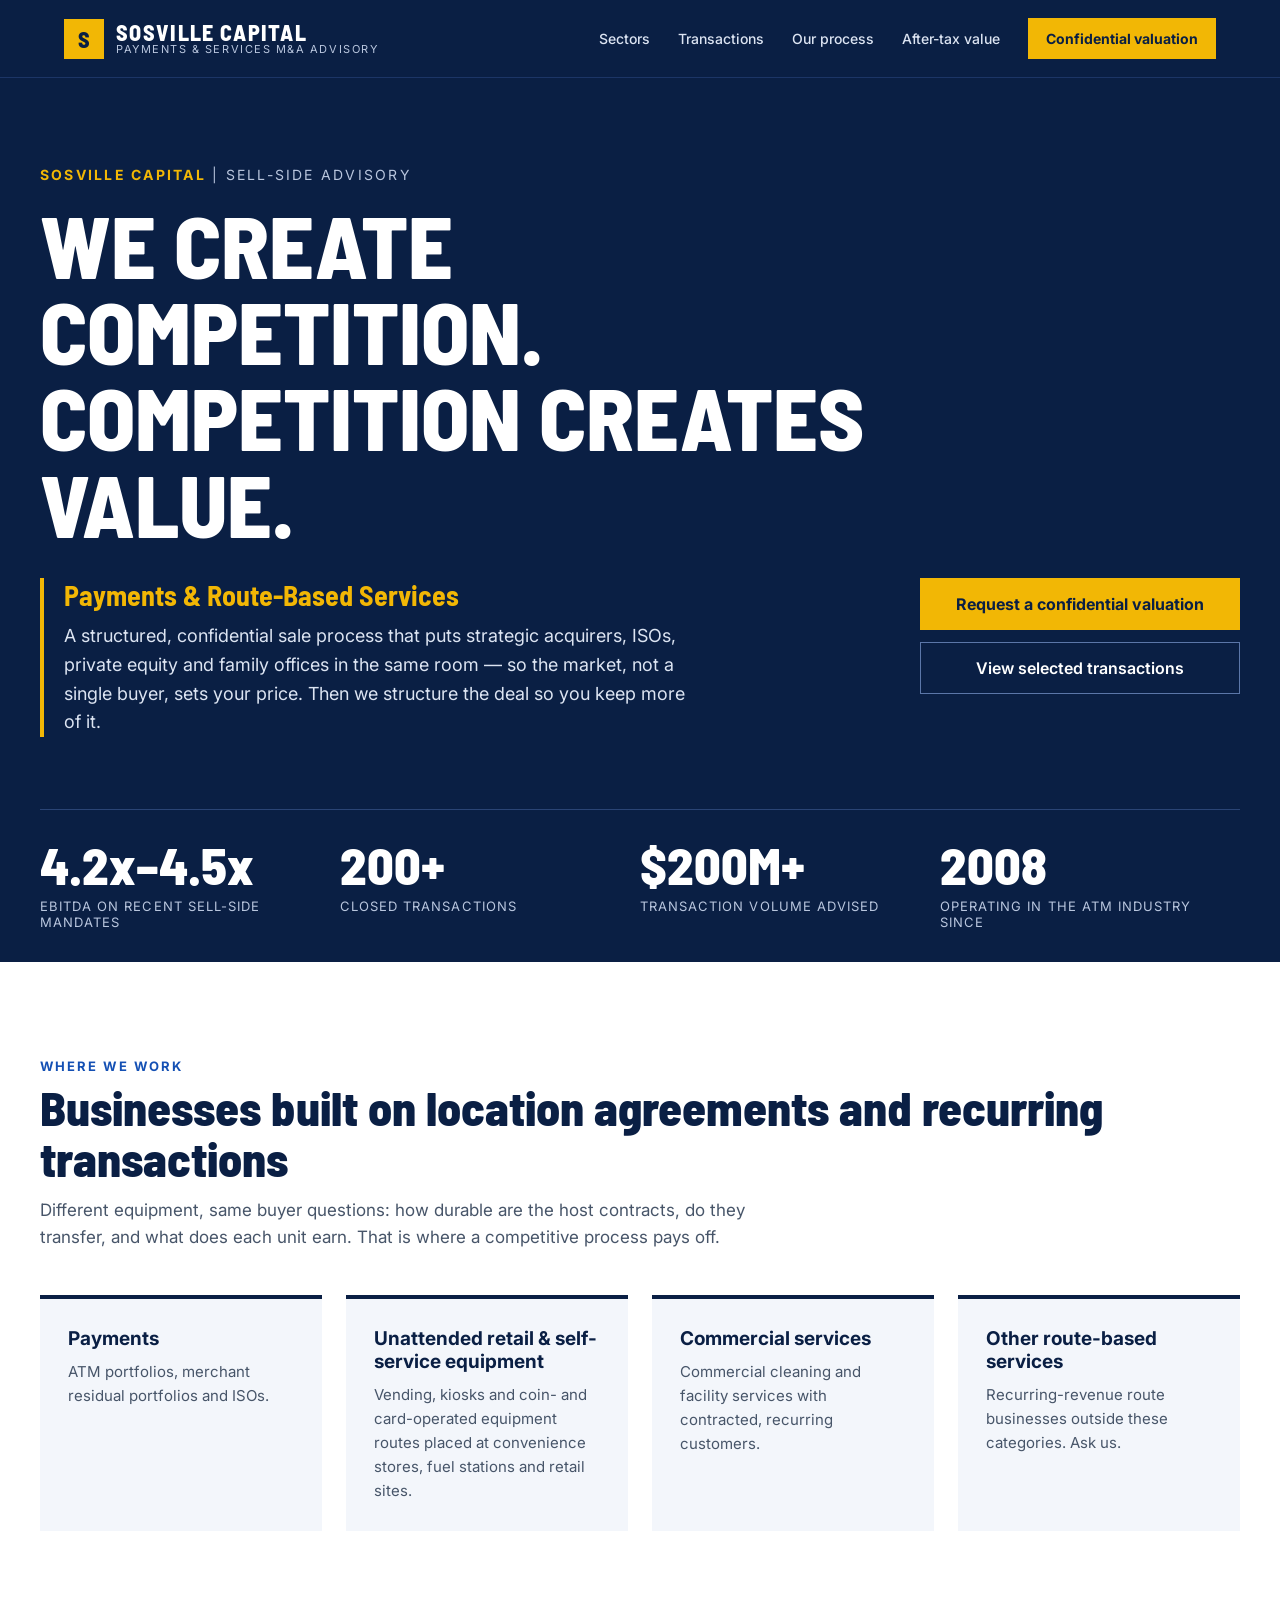
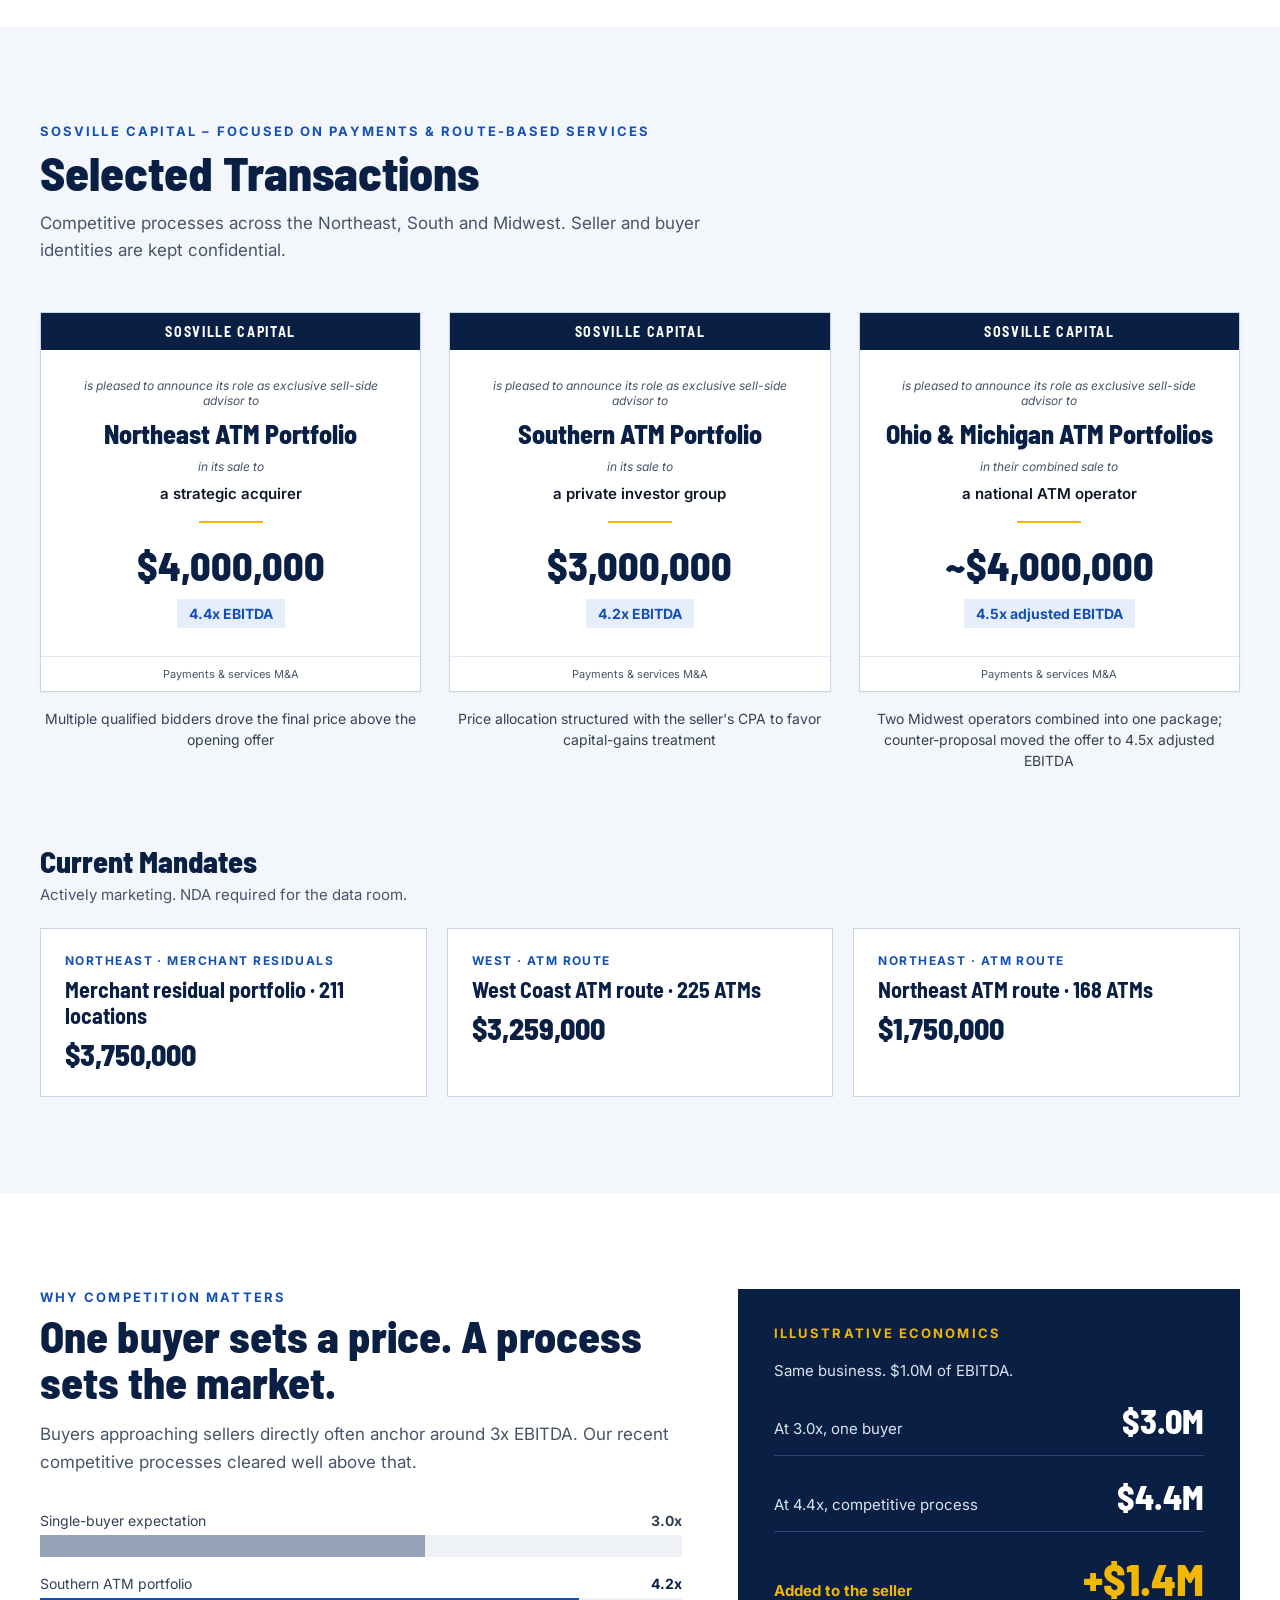
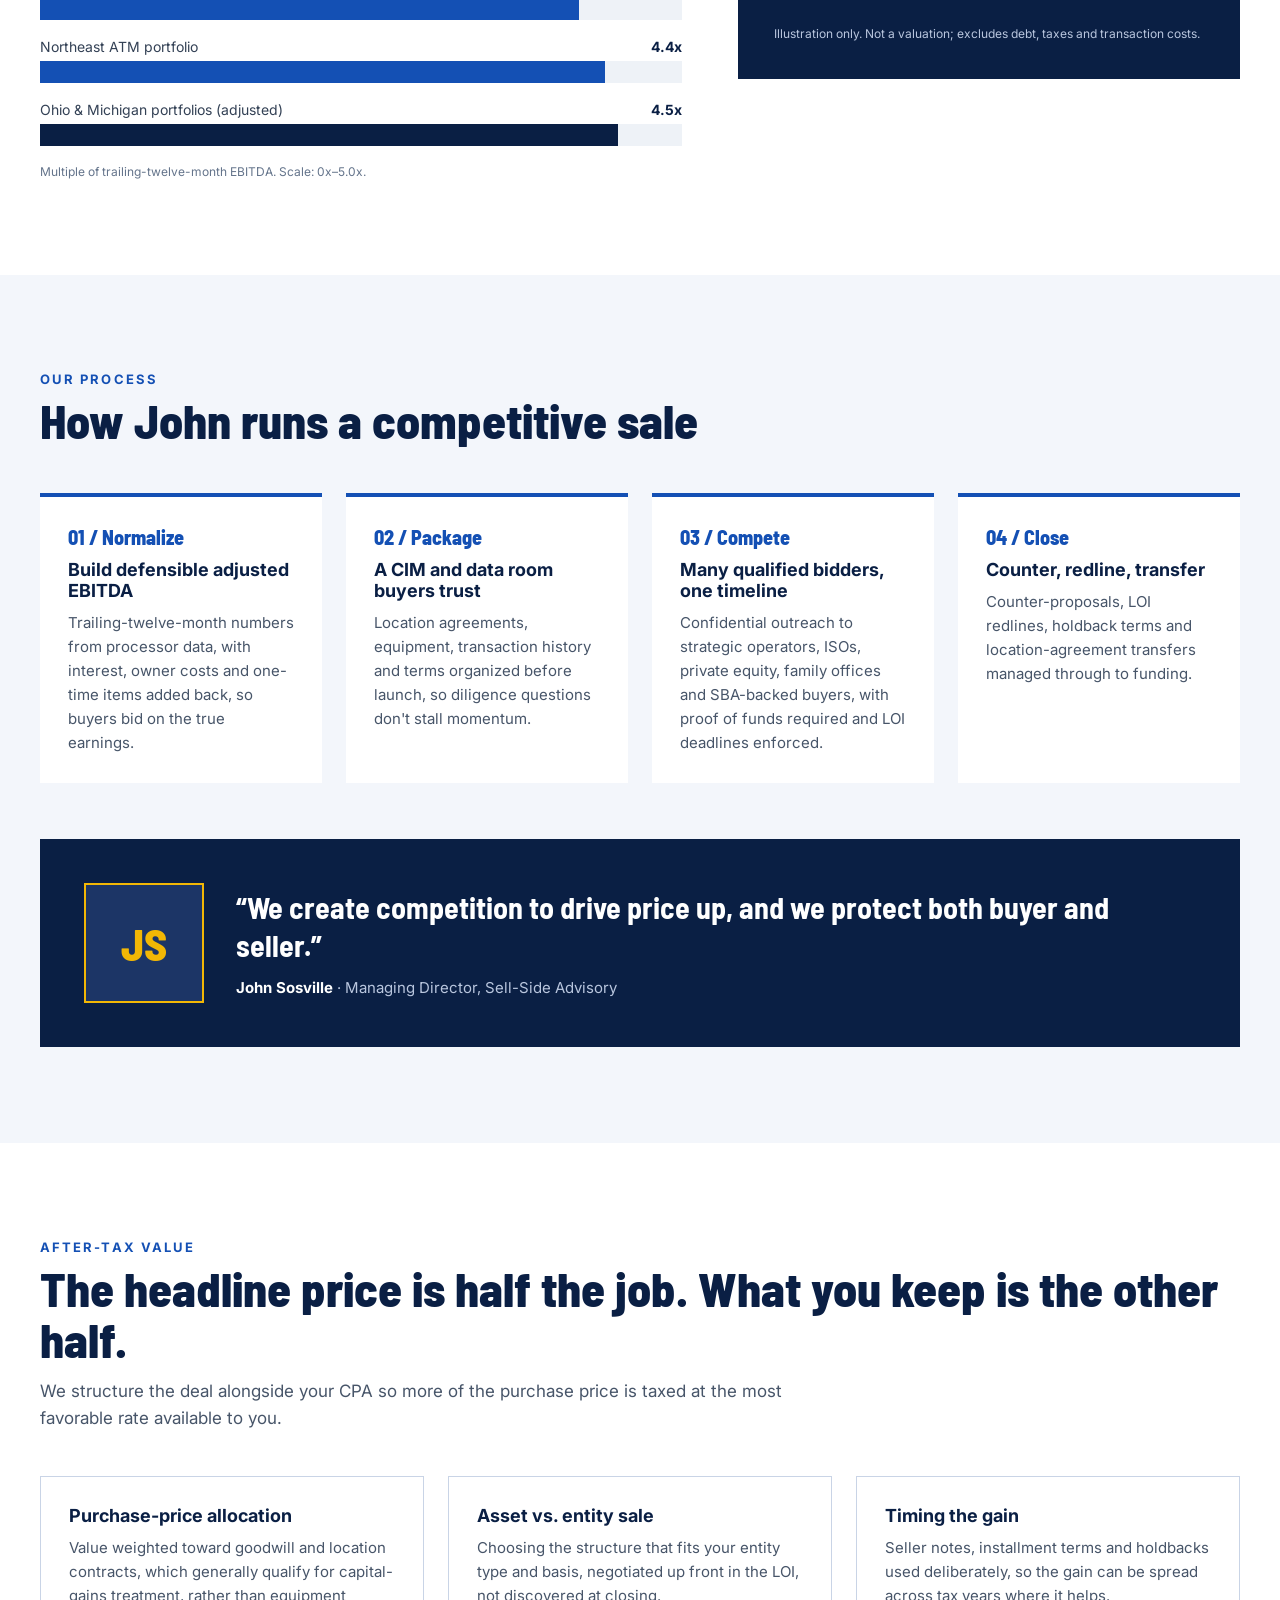
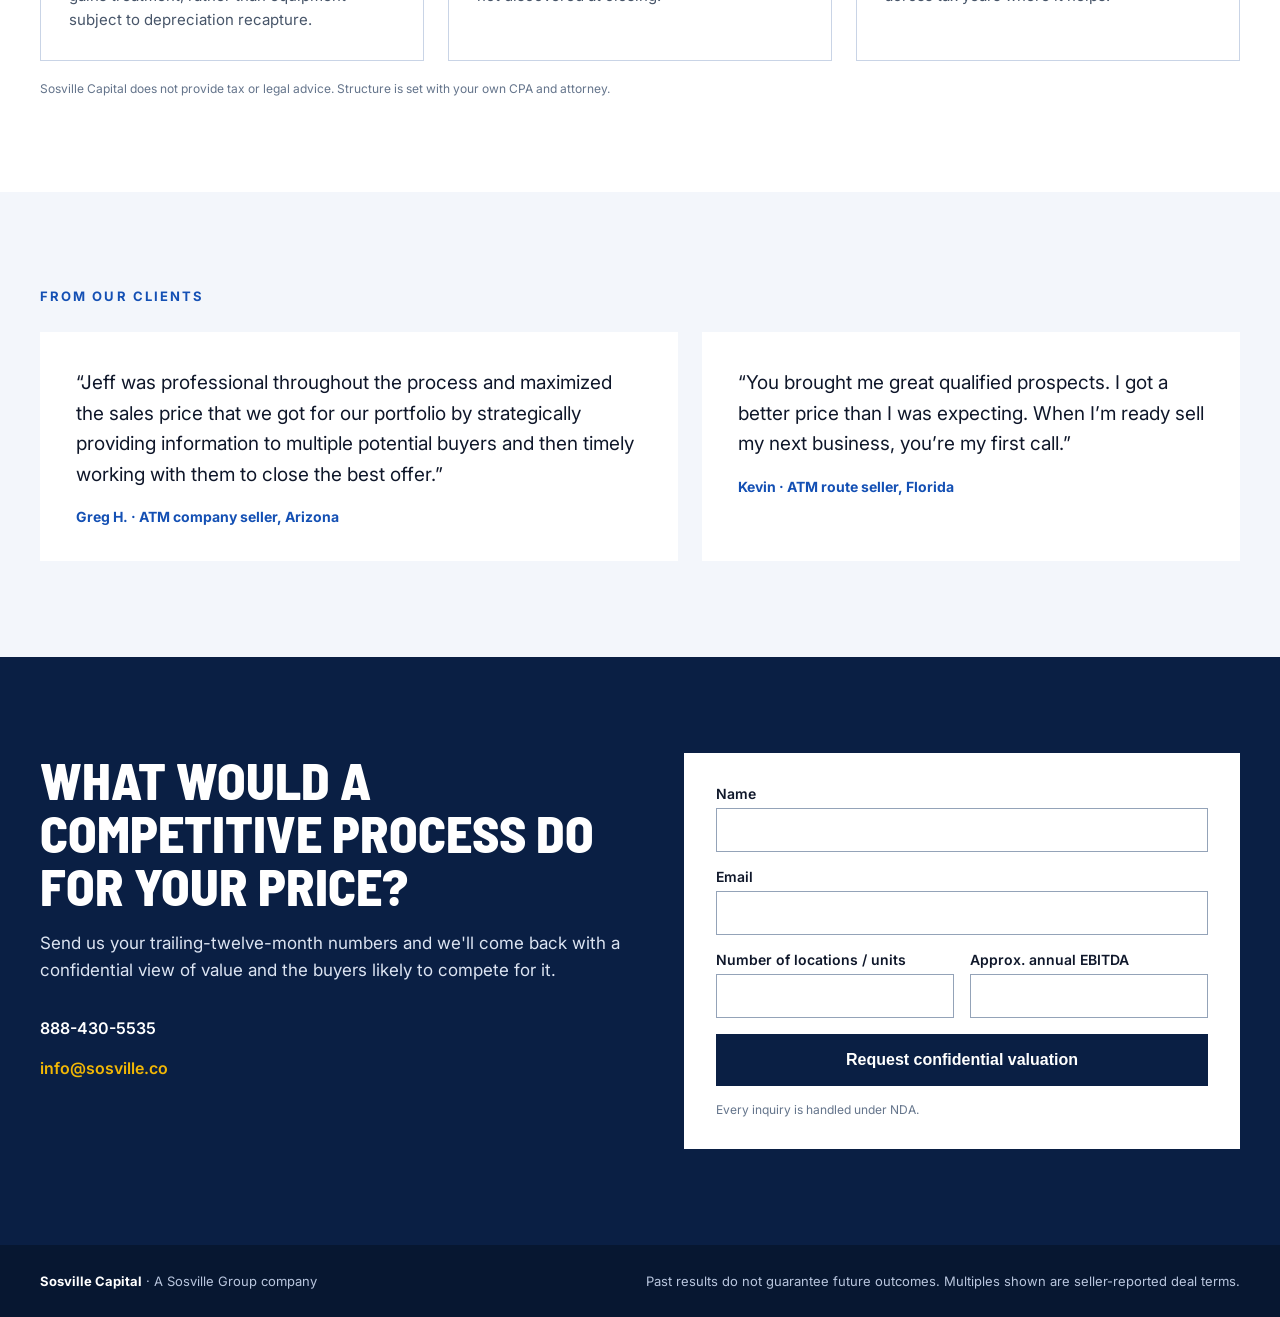
<file: capital.html>
<!DOCTYPE html>
<html lang="en">
<head>
<meta charset="UTF-8">
<meta name="viewport" content="width=device-width, initial-scale=1.0">
<title>Sosville Capital | Payments &amp; Services M&amp;A Advisory</title>
<meta name="description" content="Sell-side M&amp;A advisory for payments and route-based service businesses. Competitive sale processes that have delivered 4.2x–4.5x EBITDA.">
<link rel="preconnect" href="https://fonts.googleapis.com">
<link rel="preconnect" href="https://fonts.gstatic.com" crossorigin>
<link href="https://fonts.googleapis.com/css2?family=Barlow+Semi+Condensed:wght@500;600;700;800&amp;family=Inter:wght@400;500;600;700&amp;display=swap" rel="stylesheet">
<style>
*{box-sizing:border-box}
html{scroll-behavior:smooth}
body{margin:0;background:#ffffff}
a{color:#1450B4}a:hover{color:#0A1F44}
input:focus,button:focus-visible,a:focus-visible{outline:3px solid #F2B705;outline-offset:2px}
</style>
</head>
<body>
<div style="font-family: Inter, system-ui, sans-serif; color: #0F172A; background: #FFFFFF; width: 100%">

<header style="background: #0A1F44; border-bottom: 1px solid #1C3566">
<div style="max-width: 1200px; margin: 0 auto; padding: 18px 24px; display: flex; flex-wrap: wrap; align-items: center; justify-content: space-between; gap: 16px">
<a href="#top" style="display: flex; align-items: center; gap: 12px; text-decoration: none">
<span style="display: inline-flex; width: 40px; height: 40px; align-items: center; justify-content: center; background: #F2B705; color: #0A1F44; font-family: 'Barlow Semi Condensed', sans-serif; font-weight: 800; font-size: 22px">S</span>
<span style="display: flex; flex-direction: column; line-height: 1.05">
<span style="font-family: 'Barlow Semi Condensed', sans-serif; font-weight: 800; font-size: 22px; letter-spacing: 0.06em; color: #FFFFFF">SOSVILLE CAPITAL</span>
<span style="font-size: 11px; letter-spacing: 0.14em; color: #B9C6DE; text-transform: uppercase">Payments &amp; Services M&amp;A Advisory</span>
</span>
</a>
<nav aria-label="Primary" style="display: flex; flex-wrap: wrap; gap: 8px 28px; align-items: center">
<a href="#sectors" style="color: #DCE4F2; text-decoration: none; font-size: 14px; font-weight: 500; padding: 12px 0">Sectors</a>
<a href="#transactions" style="color: #DCE4F2; text-decoration: none; font-size: 14px; font-weight: 500; padding: 12px 0">Transactions</a>
<a href="#process" style="color: #DCE4F2; text-decoration: none; font-size: 14px; font-weight: 500; padding: 12px 0">Our process</a>
<a href="#tax" style="color: #DCE4F2; text-decoration: none; font-size: 14px; font-weight: 500; padding: 12px 0">After-tax value</a>
<a href="#contact" style="background: #F2B705; color: #0A1F44; text-decoration: none; font-size: 14px; font-weight: 700; padding: 12px 18px">Confidential valuation</a>
</nav>
</div>
</header>

<section id="top" style="background: #0A1F44; color: #FFFFFF; padding: 88px 24px 0">
<div style="max-width: 1200px; margin: 0 auto">
<p style="margin: 0 0 18px; font-size: 14px; letter-spacing: 0.16em; text-transform: uppercase; color: #B9C6DE"><span style="color: #F2B705; font-weight: 700">Sosville Capital</span> | Sell-Side Advisory</p>
<h1 style="margin: 0; font-family: 'Barlow Semi Condensed', sans-serif; font-weight: 800; font-size: clamp(44px, 7vw, 88px); line-height: 0.98; text-transform: uppercase; max-width: 900px">We create competition.<br>Competition creates value.</h1>
<div style="margin-top: 32px; display: flex; flex-wrap: wrap; gap: 24px; align-items: flex-start">
<div style="flex: 1 1 520px; border-left: 4px solid #F2B705; padding-left: 20px">
<p style="margin: 0; font-family: 'Barlow Semi Condensed', sans-serif; font-size: 28px; font-weight: 700; color: #F2B705">Payments &amp; Route-Based Services</p>
<p style="margin: 10px 0 0; font-size: 18px; line-height: 1.6; color: #DCE4F2; max-width: 640px">A structured, confidential sale process that puts strategic acquirers, ISOs, private equity and family offices in the same room — so the market, not a single buyer, sets your price. Then we structure the deal so you keep more of it.</p>
</div>
<div style="flex: 0 1 320px; display: flex; flex-direction: column; gap: 12px">
<a href="#contact" style="display: block; text-align: center; background: #F2B705; color: #0A1F44; text-decoration: none; font-weight: 700; font-size: 16px; padding: 16px 24px">Request a confidential valuation</a>
<a href="#transactions" style="display: block; text-align: center; border: 1px solid #5B76A8; color: #FFFFFF; text-decoration: none; font-weight: 600; font-size: 16px; padding: 15px 24px">View selected transactions</a>
</div>
</div>

<div style="margin-top: 72px; display: flex; flex-wrap: wrap; border-top: 1px solid #2A4475">
<div style="flex: 1 1 220px; padding: 28px 24px 32px 0">
<p style="margin: 0; font-family: 'Barlow Semi Condensed', sans-serif; font-weight: 800; font-size: 52px; line-height: 1; color: #FFFFFF">4.2x–4.5x</p>
<p style="margin: 8px 0 0; font-size: 13px; letter-spacing: 0.08em; text-transform: uppercase; color: #B9C6DE">EBITDA on recent sell-side mandates</p>
</div>
<div style="flex: 1 1 220px; padding: 28px 24px 32px 0">
<p style="margin: 0; font-family: 'Barlow Semi Condensed', sans-serif; font-weight: 800; font-size: 52px; line-height: 1; color: #FFFFFF">200+</p>
<p style="margin: 8px 0 0; font-size: 13px; letter-spacing: 0.08em; text-transform: uppercase; color: #B9C6DE">Closed transactions</p>
</div>
<div style="flex: 1 1 220px; padding: 28px 24px 32px 0">
<p style="margin: 0; font-family: 'Barlow Semi Condensed', sans-serif; font-weight: 800; font-size: 52px; line-height: 1; color: #FFFFFF">$200M+</p>
<p style="margin: 8px 0 0; font-size: 13px; letter-spacing: 0.08em; text-transform: uppercase; color: #B9C6DE">Transaction volume advised</p>
</div>
<div style="flex: 1 1 220px; padding: 28px 0 32px 0">
<p style="margin: 0; font-family: 'Barlow Semi Condensed', sans-serif; font-weight: 800; font-size: 52px; line-height: 1; color: #FFFFFF">2008</p>
<p style="margin: 8px 0 0; font-size: 13px; letter-spacing: 0.08em; text-transform: uppercase; color: #B9C6DE">Operating in the ATM industry since</p>
</div>
</div>
</div>
</section>

<section id="sectors" style="background: #FFFFFF; padding: 96px 24px">
<div style="max-width: 1200px; margin: 0 auto">
<p style="margin: 0; font-size: 13px; font-weight: 700; letter-spacing: 0.16em; text-transform: uppercase; color: #1450B4">Where we work</p>
<h2 style="margin: 8px 0 0; font-family: 'Barlow Semi Condensed', sans-serif; font-weight: 800; font-size: 48px; line-height: 1.05; color: #0A1F44">Businesses built on location agreements and recurring transactions</h2>
<p style="margin: 14px 0 0; font-size: 17px; line-height: 1.6; color: #475569; max-width: 760px">Different equipment, same buyer questions: how durable are the host contracts, do they transfer, and what does each unit earn. That is where a competitive process pays off.</p>
<div style="margin-top: 44px; display: flex; flex-wrap: wrap; gap: 24px">
<div style="flex: 1 1 250px; border-top: 4px solid #0A1F44; background: #F3F6FB; padding: 28px; display: flex; flex-direction: column; gap: 10px">
<p style="margin: 0; font-size: 19px; font-weight: 700; color: #0A1F44">Payments</p>
<p style="margin: 0; font-size: 15px; line-height: 1.6; color: #475569">ATM portfolios, merchant residual portfolios and ISOs.</p>
</div>
<div style="flex: 1 1 250px; border-top: 4px solid #0A1F44; background: #F3F6FB; padding: 28px; display: flex; flex-direction: column; gap: 10px">
<p style="margin: 0; font-size: 19px; font-weight: 700; color: #0A1F44">Unattended retail &amp; self-service equipment</p>
<p style="margin: 0; font-size: 15px; line-height: 1.6; color: #475569">Vending, kiosks and coin- and card-operated equipment routes placed at convenience stores, fuel stations and retail sites.</p>
</div>
<div style="flex: 1 1 250px; border-top: 4px solid #0A1F44; background: #F3F6FB; padding: 28px; display: flex; flex-direction: column; gap: 10px">
<p style="margin: 0; font-size: 19px; font-weight: 700; color: #0A1F44">Commercial services</p>
<p style="margin: 0; font-size: 15px; line-height: 1.6; color: #475569">Commercial cleaning and facility services with contracted, recurring customers.</p>
</div>
<div style="flex: 1 1 250px; border-top: 4px solid #0A1F44; background: #F3F6FB; padding: 28px; display: flex; flex-direction: column; gap: 10px">
<p style="margin: 0; font-size: 19px; font-weight: 700; color: #0A1F44">Other route-based services</p>
<p style="margin: 0; font-size: 15px; line-height: 1.6; color: #475569">Recurring-revenue route businesses outside these categories. Ask us.</p>
</div>
</div>
</div>
</section>

<section id="transactions" style="background: #F3F6FB; padding: 96px 24px">
<div style="max-width: 1200px; margin: 0 auto">
<p style="margin: 0; font-size: 13px; font-weight: 700; letter-spacing: 0.16em; text-transform: uppercase; color: #1450B4">Sosville Capital – Focused on payments &amp; route-based services</p>
<h2 style="margin: 8px 0 0; font-family: 'Barlow Semi Condensed', sans-serif; font-weight: 800; font-size: 48px; line-height: 1.05; color: #0A1F44">Selected Transactions</h2>
<p style="margin: 12px 0 0; font-size: 17px; line-height: 1.6; color: #475569; max-width: 720px">Competitive processes across the Northeast, South and Midwest. Seller and buyer identities are kept confidential.</p>

<div style="margin-top: 48px; display: flex; flex-wrap: wrap; gap: 28px">

<div style="flex: 1 1 320px; display: flex; flex-direction: column; gap: 16px">
<div style="background: #FFFFFF; border: 1px solid #C9D4E6; box-shadow: 0 1px 2px rgba(10,31,68,0.06); display: flex; flex-direction: column; text-align: center">
<div style="background: #0A1F44; color: #FFFFFF; padding: 10px; font-family: 'Barlow Semi Condensed', sans-serif; font-weight: 700; font-size: 14px; letter-spacing: 0.12em">SOSVILLE CAPITAL</div>
<div style="padding: 28px 24px; display: flex; flex-direction: column; gap: 10px; align-items: center">
<p style="margin: 0; font-size: 12px; color: #475569; font-style: italic">is pleased to announce its role as exclusive sell-side advisor to</p>
<p style="margin: 0; font-family: 'Barlow Semi Condensed', sans-serif; font-weight: 800; font-size: 26px; color: #0A1F44">Northeast ATM Portfolio</p>
<p style="margin: 0; font-size: 12px; color: #475569; font-style: italic">in its sale to</p>
<p style="margin: 0; font-size: 15px; font-weight: 600; color: #0F172A">a strategic acquirer</p>
<div style="width: 64px; height: 2px; background: #F2B705; margin: 8px 0"></div>
<p style="margin: 0; font-family: 'Barlow Semi Condensed', sans-serif; font-weight: 800; font-size: 40px; color: #0A1F44">$4,000,000</p>
<p style="margin: 0; display: inline-block; background: #E6EEFB; color: #1450B4; font-weight: 700; font-size: 14px; padding: 6px 12px">4.4x EBITDA</p>
</div>
<div style="border-top: 1px solid #E2E8F0; padding: 10px; font-size: 11px; color: #475569">Payments &amp; services M&amp;A</div>
</div>
<p style="margin: 0; text-align: center; font-size: 14px; line-height: 1.5; color: #334155">Multiple qualified bidders drove the final price above the opening offer</p>
</div>

<div style="flex: 1 1 320px; display: flex; flex-direction: column; gap: 16px">
<div style="background: #FFFFFF; border: 1px solid #C9D4E6; box-shadow: 0 1px 2px rgba(10,31,68,0.06); display: flex; flex-direction: column; text-align: center">
<div style="background: #0A1F44; color: #FFFFFF; padding: 10px; font-family: 'Barlow Semi Condensed', sans-serif; font-weight: 700; font-size: 14px; letter-spacing: 0.12em">SOSVILLE CAPITAL</div>
<div style="padding: 28px 24px; display: flex; flex-direction: column; gap: 10px; align-items: center">
<p style="margin: 0; font-size: 12px; color: #475569; font-style: italic">is pleased to announce its role as exclusive sell-side advisor to</p>
<p style="margin: 0; font-family: 'Barlow Semi Condensed', sans-serif; font-weight: 800; font-size: 26px; color: #0A1F44">Southern ATM Portfolio</p>
<p style="margin: 0; font-size: 12px; color: #475569; font-style: italic">in its sale to</p>
<p style="margin: 0; font-size: 15px; font-weight: 600; color: #0F172A">a private investor group</p>
<div style="width: 64px; height: 2px; background: #F2B705; margin: 8px 0"></div>
<p style="margin: 0; font-family: 'Barlow Semi Condensed', sans-serif; font-weight: 800; font-size: 40px; color: #0A1F44">$3,000,000</p>
<p style="margin: 0; display: inline-block; background: #E6EEFB; color: #1450B4; font-weight: 700; font-size: 14px; padding: 6px 12px">4.2x EBITDA</p>
</div>
<div style="border-top: 1px solid #E2E8F0; padding: 10px; font-size: 11px; color: #475569">Payments &amp; services M&amp;A</div>
</div>
<p style="margin: 0; text-align: center; font-size: 14px; line-height: 1.5; color: #334155">Price allocation structured with the seller's CPA to favor capital-gains treatment</p>
</div>

<div style="flex: 1 1 320px; display: flex; flex-direction: column; gap: 16px">
<div style="background: #FFFFFF; border: 1px solid #C9D4E6; box-shadow: 0 1px 2px rgba(10,31,68,0.06); display: flex; flex-direction: column; text-align: center">
<div style="background: #0A1F44; color: #FFFFFF; padding: 10px; font-family: 'Barlow Semi Condensed', sans-serif; font-weight: 700; font-size: 14px; letter-spacing: 0.12em">SOSVILLE CAPITAL</div>
<div style="padding: 28px 24px; display: flex; flex-direction: column; gap: 10px; align-items: center">
<p style="margin: 0; font-size: 12px; color: #475569; font-style: italic">is pleased to announce its role as exclusive sell-side advisor to</p>
<p style="margin: 0; font-family: 'Barlow Semi Condensed', sans-serif; font-weight: 800; font-size: 26px; color: #0A1F44">Ohio &amp; Michigan ATM Portfolios</p>
<p style="margin: 0; font-size: 12px; color: #475569; font-style: italic">in their combined sale to</p>
<p style="margin: 0; font-size: 15px; font-weight: 600; color: #0F172A">a national ATM operator</p>
<div style="width: 64px; height: 2px; background: #F2B705; margin: 8px 0"></div>
<p style="margin: 0; font-family: 'Barlow Semi Condensed', sans-serif; font-weight: 800; font-size: 40px; color: #0A1F44">~$4,000,000</p>
<p style="margin: 0; display: inline-block; background: #E6EEFB; color: #1450B4; font-weight: 700; font-size: 14px; padding: 6px 12px">4.5x adjusted EBITDA</p>
</div>
<div style="border-top: 1px solid #E2E8F0; padding: 10px; font-size: 11px; color: #475569">Payments &amp; services M&amp;A</div>
</div>
<p style="margin: 0; text-align: center; font-size: 14px; line-height: 1.5; color: #334155">Two Midwest operators combined into one package; counter-proposal moved the offer to 4.5x adjusted EBITDA</p>
</div>

</div>

<h3 style="margin: 72px 0 0; font-family: 'Barlow Semi Condensed', sans-serif; font-weight: 800; font-size: 30px; color: #0A1F44">Current Mandates</h3>
<p style="margin: 6px 0 0; font-size: 15px; color: #475569">Actively marketing. NDA required for the data room.</p>
<div style="margin-top: 24px; display: flex; flex-wrap: wrap; gap: 20px">
<div style="flex: 1 1 260px; background: #FFFFFF; border: 1px solid #C9D4E6; padding: 24px; display: flex; flex-direction: column; gap: 8px">
<p style="margin: 0; font-size: 12px; font-weight: 700; letter-spacing: 0.12em; text-transform: uppercase; color: #1450B4">Northeast · Merchant residuals</p>
<p style="margin: 0; font-family: 'Barlow Semi Condensed', sans-serif; font-weight: 700; font-size: 22px; color: #0A1F44">Merchant residual portfolio · 211 locations</p>
<p style="margin: 0; font-family: 'Barlow Semi Condensed', sans-serif; font-weight: 800; font-size: 30px; color: #0A1F44">$3,750,000</p>
</div>
<div style="flex: 1 1 260px; background: #FFFFFF; border: 1px solid #C9D4E6; padding: 24px; display: flex; flex-direction: column; gap: 8px">
<p style="margin: 0; font-size: 12px; font-weight: 700; letter-spacing: 0.12em; text-transform: uppercase; color: #1450B4">West · ATM route</p>
<p style="margin: 0; font-family: 'Barlow Semi Condensed', sans-serif; font-weight: 700; font-size: 22px; color: #0A1F44">West Coast ATM route · 225 ATMs</p>
<p style="margin: 0; font-family: 'Barlow Semi Condensed', sans-serif; font-weight: 800; font-size: 30px; color: #0A1F44">$3,259,000</p>
</div>
<div style="flex: 1 1 260px; background: #FFFFFF; border: 1px solid #C9D4E6; padding: 24px; display: flex; flex-direction: column; gap: 8px">
<p style="margin: 0; font-size: 12px; font-weight: 700; letter-spacing: 0.12em; text-transform: uppercase; color: #1450B4">Northeast · ATM route</p>
<p style="margin: 0; font-family: 'Barlow Semi Condensed', sans-serif; font-weight: 700; font-size: 22px; color: #0A1F44">Northeast ATM route · 168 ATMs</p>
<p style="margin: 0; font-family: 'Barlow Semi Condensed', sans-serif; font-weight: 800; font-size: 30px; color: #0A1F44">$1,750,000</p>
</div>
</div>
</div>
</section>

<section style="background: #FFFFFF; padding: 96px 24px">
<div style="max-width: 1200px; margin: 0 auto; display: flex; flex-wrap: wrap; gap: 56px">
<div style="flex: 1 1 520px; min-width: 0">
<p style="margin: 0; font-size: 13px; font-weight: 700; letter-spacing: 0.16em; text-transform: uppercase; color: #1450B4">Why competition matters</p>
<h2 style="margin: 8px 0 0; font-family: 'Barlow Semi Condensed', sans-serif; font-weight: 800; font-size: 44px; line-height: 1.05; color: #0A1F44">One buyer sets a price. A process sets the market.</h2>
<p style="margin: 16px 0 0; font-size: 17px; line-height: 1.6; color: #475569">Buyers approaching sellers directly often anchor around 3x EBITDA. Our recent competitive processes cleared well above that.</p>
<div role="img" aria-label="EBITDA multiples: single-buyer expectation 3.0x; Southern portfolio 4.2x; Northeast portfolio 4.4x; Ohio and Michigan portfolios 4.5x adjusted" style="margin-top: 36px; display: flex; flex-direction: column; gap: 18px">
<div style="display: flex; flex-direction: column; gap: 6px">
<div style="display: flex; justify-content: space-between; font-size: 14px; color: #334155"><span>Single-buyer expectation</span><span style="font-weight: 700">3.0x</span></div>
<div style="height: 22px; background: #EEF2F7"><div style="height: 22px; width: 60%; background: #94A3B8"></div></div>
</div>
<div style="display: flex; flex-direction: column; gap: 6px">
<div style="display: flex; justify-content: space-between; font-size: 14px; color: #334155"><span>Southern ATM portfolio</span><span style="font-weight: 700; color: #0A1F44">4.2x</span></div>
<div style="height: 22px; background: #EEF2F7"><div style="height: 22px; width: 84%; background: #1450B4"></div></div>
</div>
<div style="display: flex; flex-direction: column; gap: 6px">
<div style="display: flex; justify-content: space-between; font-size: 14px; color: #334155"><span>Northeast ATM portfolio</span><span style="font-weight: 700; color: #0A1F44">4.4x</span></div>
<div style="height: 22px; background: #EEF2F7"><div style="height: 22px; width: 88%; background: #1450B4"></div></div>
</div>
<div style="display: flex; flex-direction: column; gap: 6px">
<div style="display: flex; justify-content: space-between; font-size: 14px; color: #334155"><span>Ohio &amp; Michigan portfolios (adjusted)</span><span style="font-weight: 700; color: #0A1F44">4.5x</span></div>
<div style="height: 22px; background: #EEF2F7"><div style="height: 22px; width: 90%; background: #0A1F44"></div></div>
</div>
<p style="margin: 0; font-size: 12px; color: #64748B">Multiple of trailing-twelve-month EBITDA. Scale: 0x–5.0x.</p>
</div>
</div>
<div style="flex: 1 1 380px; min-width: 0; background: #0A1F44; color: #FFFFFF; padding: 36px; display: flex; flex-direction: column; gap: 20px; align-self: flex-start">
<p style="margin: 0; font-size: 13px; font-weight: 700; letter-spacing: 0.16em; text-transform: uppercase; color: #F2B705">Illustrative economics</p>
<p style="margin: 0; font-size: 15px; color: #DCE4F2">Same business. $1.0M of EBITDA.</p>
<div style="display: flex; justify-content: space-between; align-items: baseline; border-bottom: 1px solid #2A4475; padding-bottom: 14px"><span style="font-size: 15px; color: #DCE4F2">At 3.0x, one buyer</span><span style="font-family: 'Barlow Semi Condensed', sans-serif; font-weight: 800; font-size: 34px">$3.0M</span></div>
<div style="display: flex; justify-content: space-between; align-items: baseline; border-bottom: 1px solid #2A4475; padding-bottom: 14px"><span style="font-size: 15px; color: #DCE4F2">At 4.4x, competitive process</span><span style="font-family: 'Barlow Semi Condensed', sans-serif; font-weight: 800; font-size: 34px">$4.4M</span></div>
<div style="display: flex; justify-content: space-between; align-items: baseline"><span style="font-size: 15px; font-weight: 700; color: #F2B705">Added to the seller</span><span style="font-family: 'Barlow Semi Condensed', sans-serif; font-weight: 800; font-size: 44px; color: #F2B705">+$1.4M</span></div>
<p style="margin: 0; font-size: 12px; line-height: 1.5; color: #B9C6DE">Illustration only. Not a valuation; excludes debt, taxes and transaction costs.</p>
</div>
</div>
</section>

<section id="process" style="background: #F3F6FB; padding: 96px 24px">
<div style="max-width: 1200px; margin: 0 auto">
<p style="margin: 0; font-size: 13px; font-weight: 700; letter-spacing: 0.16em; text-transform: uppercase; color: #1450B4">Our process</p>
<h2 style="margin: 8px 0 0; font-family: 'Barlow Semi Condensed', sans-serif; font-weight: 800; font-size: 48px; line-height: 1.05; color: #0A1F44">How John runs a competitive sale</h2>
<div style="margin-top: 48px; display: flex; flex-wrap: wrap; gap: 24px">
<div style="flex: 1 1 250px; background: #FFFFFF; border-top: 4px solid #1450B4; padding: 28px; display: flex; flex-direction: column; gap: 10px">
<p style="margin: 0; font-family: 'Barlow Semi Condensed', sans-serif; font-weight: 800; font-size: 20px; color: #1450B4">01 / Normalize</p>
<p style="margin: 0; font-size: 18px; font-weight: 700; color: #0A1F44">Build defensible adjusted EBITDA</p>
<p style="margin: 0; font-size: 15px; line-height: 1.6; color: #475569">Trailing-twelve-month numbers from processor data, with interest, owner costs and one-time items added back, so buyers bid on the true earnings.</p>
</div>
<div style="flex: 1 1 250px; background: #FFFFFF; border-top: 4px solid #1450B4; padding: 28px; display: flex; flex-direction: column; gap: 10px">
<p style="margin: 0; font-family: 'Barlow Semi Condensed', sans-serif; font-weight: 800; font-size: 20px; color: #1450B4">02 / Package</p>
<p style="margin: 0; font-size: 18px; font-weight: 700; color: #0A1F44">A CIM and data room buyers trust</p>
<p style="margin: 0; font-size: 15px; line-height: 1.6; color: #475569">Location agreements, equipment, transaction history and terms organized before launch, so diligence questions don't stall momentum.</p>
</div>
<div style="flex: 1 1 250px; background: #FFFFFF; border-top: 4px solid #1450B4; padding: 28px; display: flex; flex-direction: column; gap: 10px">
<p style="margin: 0; font-family: 'Barlow Semi Condensed', sans-serif; font-weight: 800; font-size: 20px; color: #1450B4">03 / Compete</p>
<p style="margin: 0; font-size: 18px; font-weight: 700; color: #0A1F44">Many qualified bidders, one timeline</p>
<p style="margin: 0; font-size: 15px; line-height: 1.6; color: #475569">Confidential outreach to strategic operators, ISOs, private equity, family offices and SBA-backed buyers, with proof of funds required and LOI deadlines enforced.</p>
</div>
<div style="flex: 1 1 250px; background: #FFFFFF; border-top: 4px solid #1450B4; padding: 28px; display: flex; flex-direction: column; gap: 10px">
<p style="margin: 0; font-family: 'Barlow Semi Condensed', sans-serif; font-weight: 800; font-size: 20px; color: #1450B4">04 / Close</p>
<p style="margin: 0; font-size: 18px; font-weight: 700; color: #0A1F44">Counter, redline, transfer</p>
<p style="margin: 0; font-size: 15px; line-height: 1.6; color: #475569">Counter-proposals, LOI redlines, holdback terms and location-agreement transfers managed through to funding.</p>
</div>
</div>

<div style="margin-top: 56px; background: #0A1F44; color: #FFFFFF; padding: 44px; display: flex; flex-wrap: wrap; gap: 32px; align-items: center">
<div style="flex: 0 0 auto; width: 120px; height: 120px; background: #1C3566; border: 2px solid #F2B705; display: flex; align-items: center; justify-content: center; font-family: 'Barlow Semi Condensed', sans-serif; font-weight: 800; font-size: 44px; color: #F2B705">JS</div>
<div style="flex: 1 1 520px; min-width: 0">
<p style="margin: 0; font-family: 'Barlow Semi Condensed', sans-serif; font-weight: 700; font-size: 30px; line-height: 1.25">“We create competition to drive price up, and we protect both buyer and seller.”</p>
<p style="margin: 14px 0 0; font-size: 15px; color: #B9C6DE"><span style="color: #FFFFFF; font-weight: 700">John Sosville</span> · Managing Director, Sell-Side Advisory</p>
</div>
</div>
</div>
</section>

<section id="tax" style="background: #FFFFFF; padding: 96px 24px">
<div style="max-width: 1200px; margin: 0 auto">
<p style="margin: 0; font-size: 13px; font-weight: 700; letter-spacing: 0.16em; text-transform: uppercase; color: #1450B4">After-tax value</p>
<h2 style="margin: 8px 0 0; font-family: 'Barlow Semi Condensed', sans-serif; font-weight: 800; font-size: 48px; line-height: 1.05; color: #0A1F44">The headline price is half the job. What you keep is the other half.</h2>
<p style="margin: 14px 0 0; font-size: 17px; line-height: 1.6; color: #475569; max-width: 760px">We structure the deal alongside your CPA so more of the purchase price is taxed at the most favorable rate available to you.</p>
<div style="margin-top: 44px; display: flex; flex-wrap: wrap; gap: 24px">
<div style="flex: 1 1 260px; border: 1px solid #C9D4E6; padding: 28px; display: flex; flex-direction: column; gap: 10px">
<p style="margin: 0; font-size: 18px; font-weight: 700; color: #0A1F44">Purchase-price allocation</p>
<p style="margin: 0; font-size: 15px; line-height: 1.6; color: #475569">Value weighted toward goodwill and location contracts, which generally qualify for capital-gains treatment, rather than equipment subject to depreciation recapture.</p>
</div>
<div style="flex: 1 1 260px; border: 1px solid #C9D4E6; padding: 28px; display: flex; flex-direction: column; gap: 10px">
<p style="margin: 0; font-size: 18px; font-weight: 700; color: #0A1F44">Asset vs. entity sale</p>
<p style="margin: 0; font-size: 15px; line-height: 1.6; color: #475569">Choosing the structure that fits your entity type and basis, negotiated up front in the LOI, not discovered at closing.</p>
</div>
<div style="flex: 1 1 260px; border: 1px solid #C9D4E6; padding: 28px; display: flex; flex-direction: column; gap: 10px">
<p style="margin: 0; font-size: 18px; font-weight: 700; color: #0A1F44">Timing the gain</p>
<p style="margin: 0; font-size: 15px; line-height: 1.6; color: #475569">Seller notes, installment terms and holdbacks used deliberately, so the gain can be spread across tax years where it helps.</p>
</div>
</div>
<p style="margin: 20px 0 0; font-size: 12px; color: #64748B">Sosville Capital does not provide tax or legal advice. Structure is set with your own CPA and attorney.</p>
</div>
</section>

<section style="background: #F3F6FB; padding: 96px 24px">
<div style="max-width: 1200px; margin: 0 auto">
<p style="margin: 0; font-size: 13px; font-weight: 700; letter-spacing: 0.16em; text-transform: uppercase; color: #1450B4">From our clients</p>
<div style="margin-top: 28px; display: flex; flex-wrap: wrap; gap: 24px">
<figure style="flex: 1 1 440px; margin: 0; background: #FFFFFF; padding: 36px; display: flex; flex-direction: column; gap: 18px">
<blockquote style="margin: 0; font-size: 19px; line-height: 1.6; color: #0F172A">“Jeff was professional throughout the process and maximized the sales price that we got for our portfolio by strategically providing information to multiple potential buyers and then timely working with them to close the best offer.”</blockquote>
<figcaption style="font-size: 14px; font-weight: 700; color: #1450B4">Greg H. · ATM company seller, Arizona</figcaption>
</figure>
<figure style="flex: 1 1 340px; margin: 0; background: #FFFFFF; padding: 36px; display: flex; flex-direction: column; gap: 18px">
<blockquote style="margin: 0; font-size: 19px; line-height: 1.6; color: #0F172A">“You brought me great qualified prospects. I got a better price than I was expecting. When I’m ready sell my next business, you’re my first call.”</blockquote>
<figcaption style="font-size: 14px; font-weight: 700; color: #1450B4">Kevin · ATM route seller, Florida</figcaption>
</figure>
</div>
</div>
</section>

<section id="contact" style="background: #0A1F44; color: #FFFFFF; padding: 96px 24px">
<div style="max-width: 1200px; margin: 0 auto; display: flex; flex-wrap: wrap; gap: 48px; align-items: flex-start">
<div style="flex: 1 1 460px; min-width: 0">
<h2 style="margin: 0; font-family: 'Barlow Semi Condensed', sans-serif; font-weight: 800; font-size: 52px; line-height: 1.02; text-transform: uppercase">What would a competitive process do for your price?</h2>
<p style="margin: 18px 0 0; font-size: 17px; line-height: 1.6; color: #DCE4F2">Send us your trailing-twelve-month numbers and we'll come back with a confidential view of value and the buyers likely to compete for it.</p>
<div style="margin-top: 28px; display: flex; flex-direction: column; gap: 8px; font-size: 16px">
<a href="tel:+18884305535" style="color: #FFFFFF; text-decoration: none; font-weight: 600; padding: 6px 0">888-430-5535</a>
<a href="mailto:info@sosville.co" style="color: #F2B705; text-decoration: none; font-weight: 600; padding: 6px 0">info@sosville.co</a>
</div>
</div>
<form action="mailto:info@sosville.co" method="post" enctype="text/plain" style="flex: 1 1 420px; min-width: 0; background: #FFFFFF; color: #0F172A; padding: 32px; display: flex; flex-direction: column; gap: 16px">
<div style="display: flex; flex-direction: column; gap: 6px"><label for="f-name" style="font-size: 14px; font-weight: 600">Name</label><input id="f-name" name="name" type="text" style="height: 44px; border: 1px solid #94A3B8; padding: 0 12px; font-size: 15px"></div>
<div style="display: flex; flex-direction: column; gap: 6px"><label for="f-email" style="font-size: 14px; font-weight: 600">Email</label><input id="f-email" name="email" type="email" style="height: 44px; border: 1px solid #94A3B8; padding: 0 12px; font-size: 15px"></div>
<div style="display: flex; flex-wrap: wrap; gap: 16px">
<div style="flex: 1 1 160px; display: flex; flex-direction: column; gap: 6px"><label for="f-units" style="font-size: 14px; font-weight: 600">Number of locations / units</label><input id="f-units" name="locations" type="text" style="height: 44px; border: 1px solid #94A3B8; padding: 0 12px; font-size: 15px"></div>
<div style="flex: 1 1 160px; display: flex; flex-direction: column; gap: 6px"><label for="f-ebitda" style="font-size: 14px; font-weight: 600">Approx. annual EBITDA</label><input id="f-ebitda" name="ebitda" type="text" style="height: 44px; border: 1px solid #94A3B8; padding: 0 12px; font-size: 15px"></div>
</div>
<button type="submit" style="height: 52px; background: #0A1F44; color: #FFFFFF; border: 0; font-weight: 700; font-size: 16px; cursor: pointer">Request confidential valuation</button>
<p style="margin: 0; font-size: 12px; color: #64748B">Every inquiry is handled under NDA.</p>
</form>
</div>
</section>

<footer style="background: #071731; color: #B9C6DE; padding: 28px 24px">
<div style="max-width: 1200px; margin: 0 auto; display: flex; flex-wrap: wrap; justify-content: space-between; gap: 12px; font-size: 13px">
<span><span style="color: #FFFFFF; font-weight: 700">Sosville Capital</span> · A Sosville Group company</span>
<span>Past results do not guarantee future outcomes. Multiples shown are seller-reported deal terms.</span>
</div>
</footer>

</div>
</body>
</html>
</file>
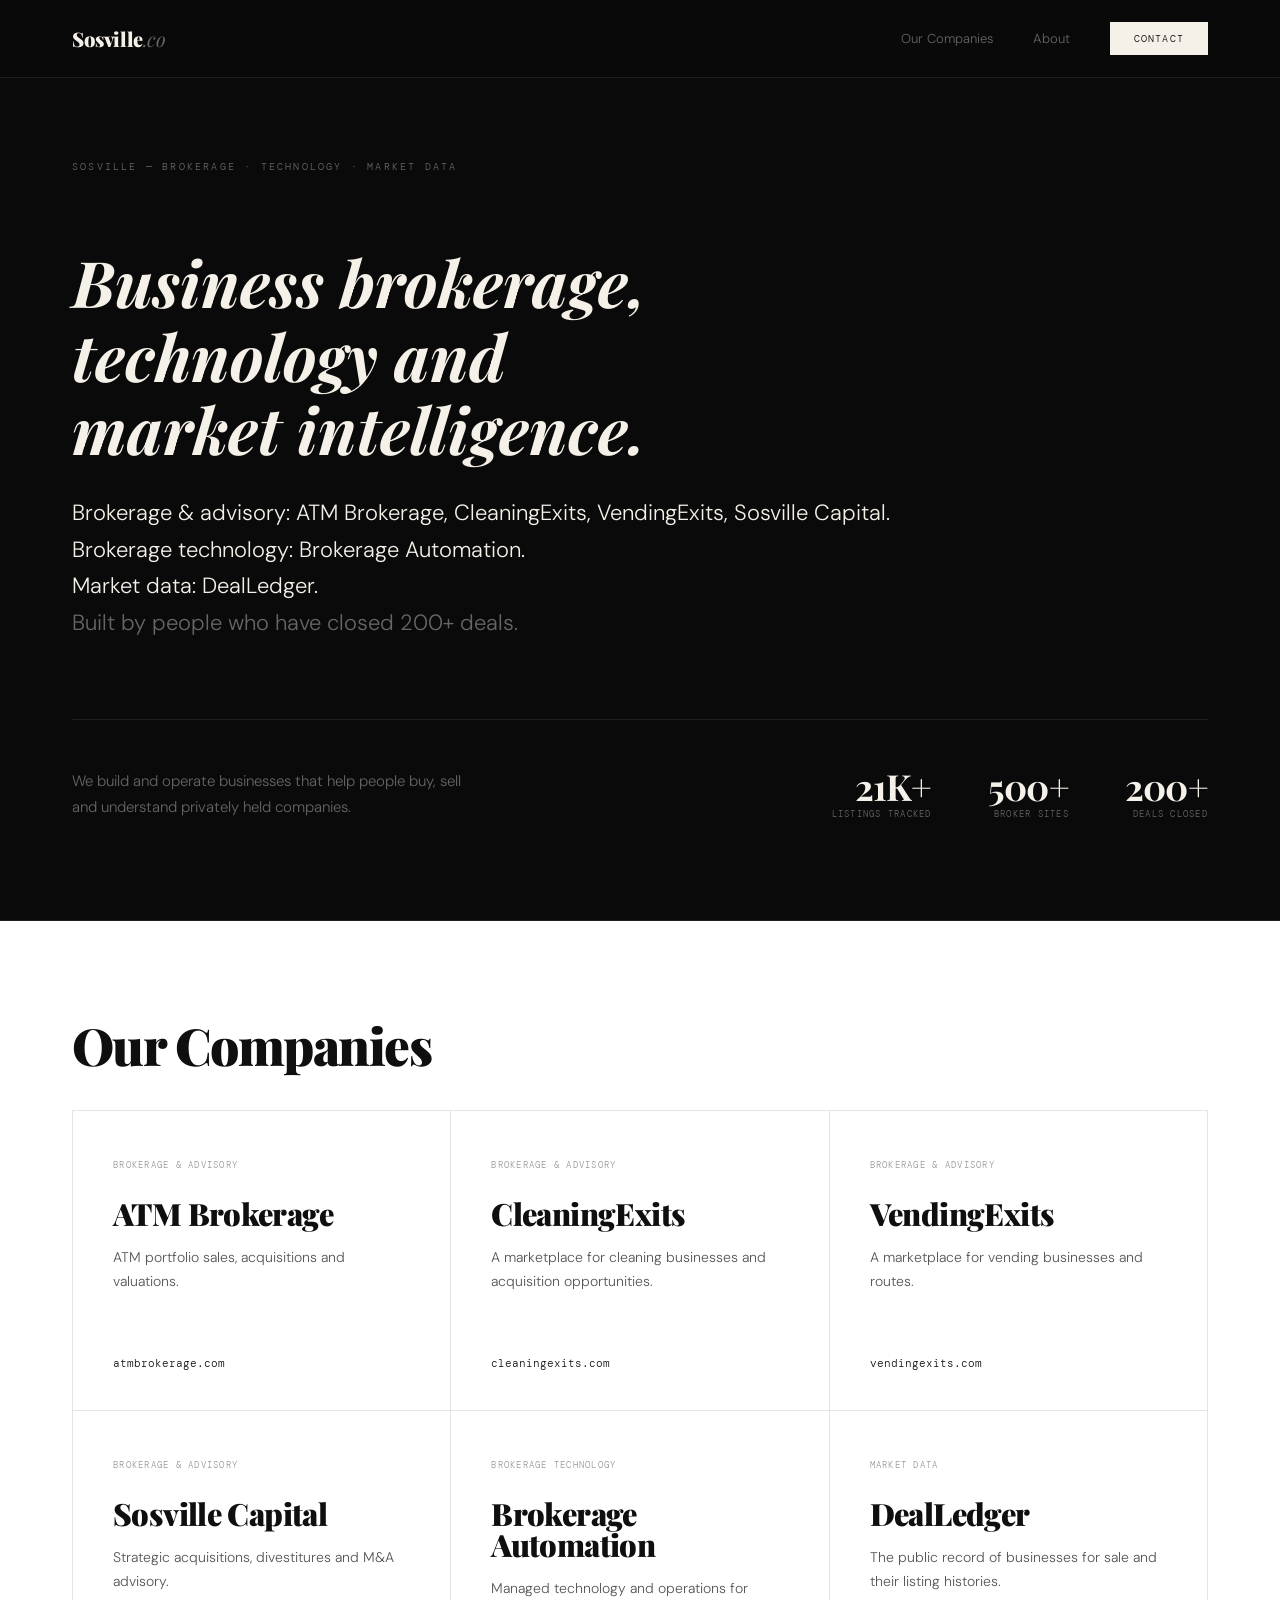
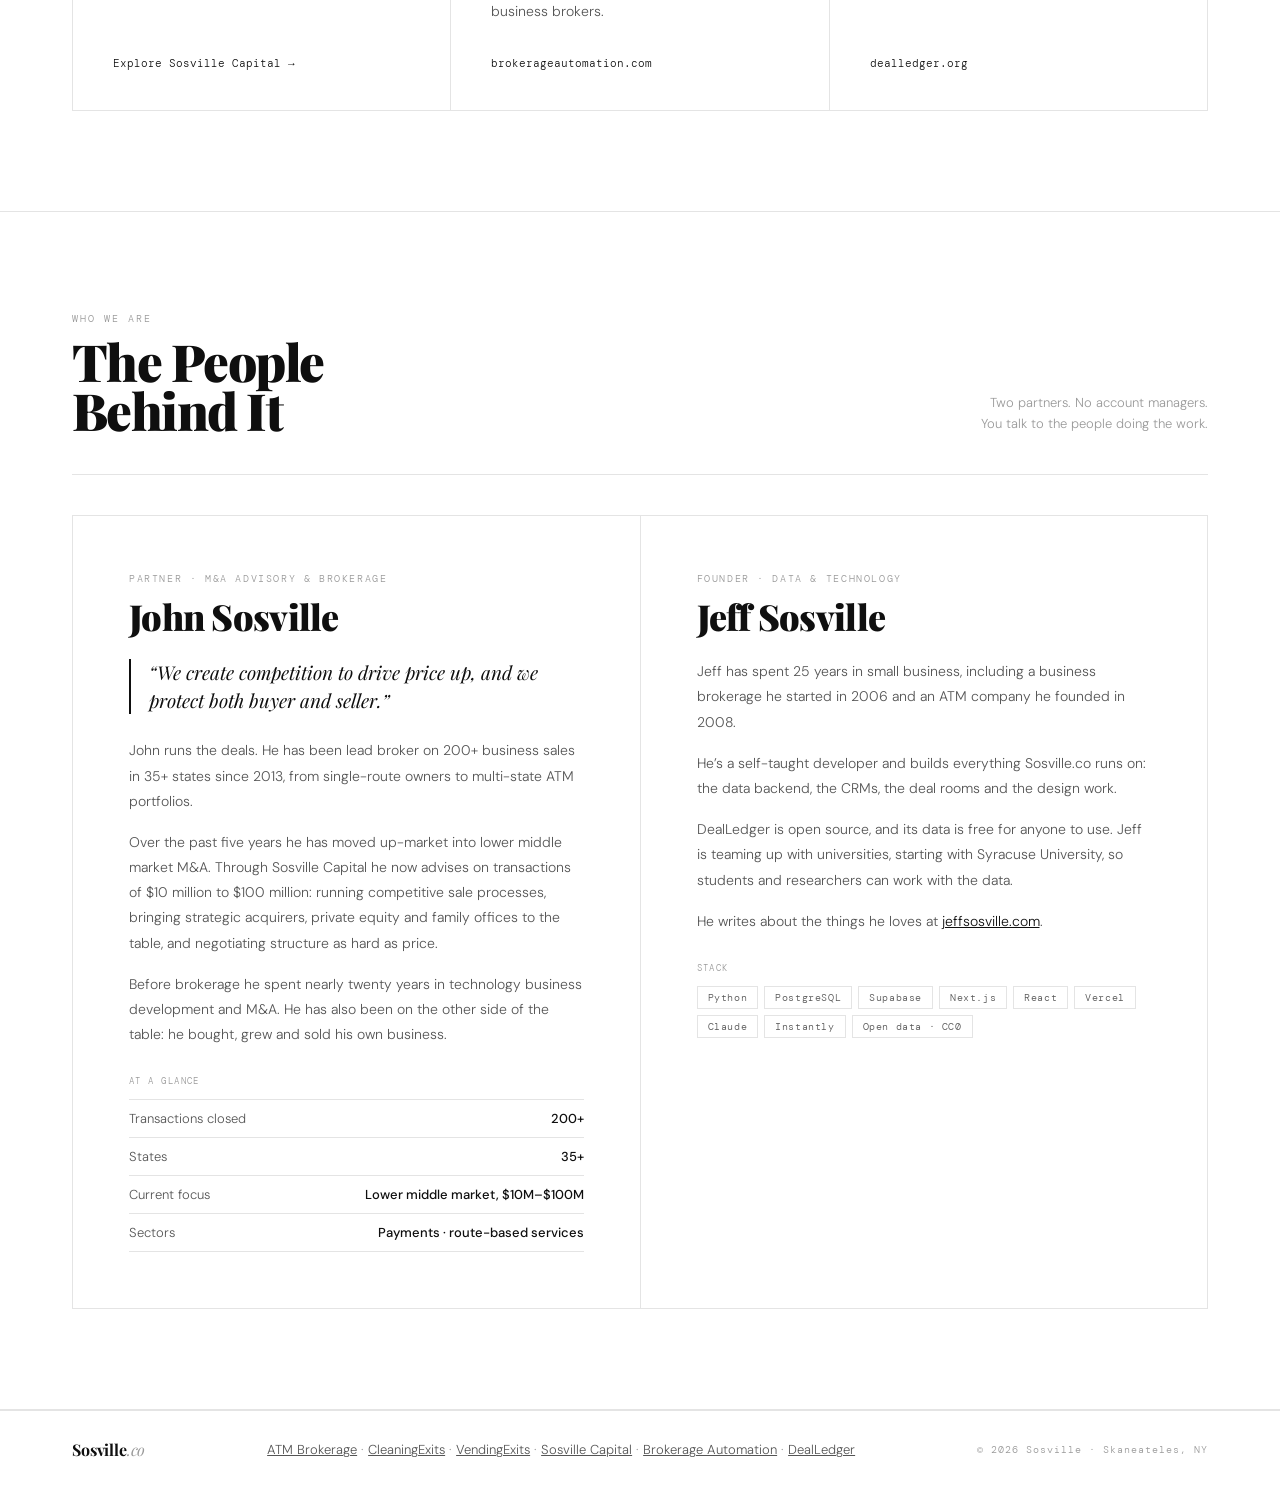
<file: home.html>
<!DOCTYPE html>
<html lang="en">
<head>
<meta charset="UTF-8">
<meta name="viewport" content="width=device-width, initial-scale=1.0">
<title>Sosville | Business brokerage, technology and market intelligence</title>
<meta name="description" content="Sosville builds and operates businesses that help people buy, sell and understand privately held companies: ATM Brokerage, CleaningExits, VendingExits, Sosville Capital, Brokerage Automation and DealLedger.">
<link rel="preconnect" href="https://fonts.googleapis.com">
<link href="https://fonts.googleapis.com/css2?family=Playfair+Display:ital,wght@0,400;0,700;0,900;1,400;1,700&family=DM+Sans:wght@300;400;500&family=DM+Mono:wght@400;500&display=swap" rel="stylesheet">
<style>
*,*::before,*::after{box-sizing:border-box;margin:0;padding:0}
html{scroll-behavior:smooth}
:root{--black:#0f0f0f;--white:#ffffff;--off:#f8f8f6;--gray:#999;--mid:#555;--line:#e4e4e4;--hero-bg:#0A0A0A;--hero-line:#1f1f1f;--hero-gray:#666;--hero-mid:#999;--hero-text:#F5F0E8}
body{background:var(--white);color:var(--black);font-family:'DM Sans',sans-serif;font-weight:300;overflow-x:hidden}

/* NAV */
nav{position:fixed;top:0;left:0;right:0;z-index:100;display:flex;justify-content:space-between;align-items:center;padding:22px 72px;background:rgba(10,10,10,.95);backdrop-filter:blur(20px);border-bottom:1px solid var(--hero-line)}
.nav-logo{font-family:'Playfair Display',serif;font-weight:900;font-size:20px;letter-spacing:-.02em;color:var(--hero-text);text-decoration:none}
.nav-logo span{font-style:italic;font-weight:400;color:var(--hero-gray)}
.nav-right{display:flex;gap:40px;align-items:center}
.nav-right a{font-family:'DM Sans',sans-serif;font-size:13px;color:var(--hero-gray);text-decoration:none;transition:color .2s}
.nav-right a:hover{color:var(--hero-text)}
.nav-cta{font-family:'DM Mono',monospace!important;font-size:10px!important;letter-spacing:.12em!important;text-transform:uppercase!important;background:var(--hero-text)!important;color:var(--hero-bg)!important;padding:10px 24px!important;transition:opacity .2s!important}
.nav-cta:hover{opacity:.7!important}

/* HERO — dark, full viewport */
.hero{
  min-height:100vh;
  background:var(--hero-bg);
  color:var(--hero-text);
  padding:160px 72px 100px;
  display:flex;
  flex-direction:column;
  justify-content:flex-end;
  position:relative;
  border-bottom:1px solid var(--hero-line);
}

.hero-eyebrow{
  font-family:'DM Mono',monospace;
  font-size:10px;
  letter-spacing:.22em;
  text-transform:uppercase;
  color:var(--hero-gray);
  margin-bottom:72px;
}

.hero-lines{
  margin-bottom:80px;
}

.hero-line-1{
  font-family:'Playfair Display',serif;
  font-weight:700;
  font-style:italic;
  font-size:clamp(36px,5vw,64px);
  line-height:1.15;
  color:var(--hero-text);
  margin-bottom:32px;
  opacity:0;
  transform:translateY(14px);
  transition:opacity .7s ease, transform .7s ease;
}
.hero-line-1.on{opacity:1;transform:none}

.hero-sublines{
  display:flex;
  flex-direction:column;
  gap:6px;
}

.hero-sub{
  font-family:'DM Sans',sans-serif;
  font-weight:300;
  font-size:clamp(15px,1.8vw,22px);
  color:var(--hero-mid);
  line-height:1.4;
  opacity:0;
  transform:translateY(10px);
  transition:opacity .6s ease, transform .6s ease;
}
.hero-sub.on{opacity:1;transform:none}
.hero-sub.accent{color:var(--hero-text)}
.hero-sub.dim{color:var(--hero-gray)}

.hero-bottom{
  display:flex;
  justify-content:space-between;
  align-items:flex-end;
  padding-top:48px;
  border-top:1px solid var(--hero-line);
  opacity:0;
  transition:opacity .8s ease .6s;
}
.hero-bottom.on{opacity:1}

.hero-tagline{
  font-size:15px;
  line-height:1.75;
  color:var(--hero-gray);
  max-width:400px;
}

.hero-stats{display:flex;gap:56px}
.hs{text-align:right}
.hs-n{font-family:'Playfair Display',serif;font-weight:700;font-size:36px;line-height:1;letter-spacing:-.02em;color:var(--hero-text)}
.hs-l{font-family:'DM Mono',monospace;font-size:9px;letter-spacing:.14em;text-transform:uppercase;color:var(--hero-gray);margin-top:4px}

/* SECTIONS */
.sec{padding:100px 72px}
.sec-border{border-bottom:1px solid var(--line)}
.sec-head{display:flex;justify-content:space-between;align-items:flex-end;padding-bottom:40px;border-bottom:1px solid var(--line)}
.sec-label{font-family:'DM Mono',monospace;font-size:10px;letter-spacing:.2em;text-transform:uppercase;color:var(--gray);margin-bottom:12px}
h2{font-family:'Playfair Display',serif;font-weight:900;font-size:clamp(36px,4vw,60px);line-height:.95;letter-spacing:-.03em}
.sec-note{font-size:13px;color:var(--gray);max-width:240px;text-align:right;line-height:1.65}

/* PROJECTS */
.project{display:grid;grid-template-columns:1fr 1fr;border-bottom:1px solid var(--line);text-decoration:none;color:inherit;transition:background .2s}
.project:hover{background:var(--off)}
.p-info{padding:56px;border-right:1px solid var(--line);display:flex;flex-direction:column}
.p-top{display:flex;justify-content:space-between;align-items:center;margin-bottom:36px}
.p-num{font-family:'DM Mono',monospace;font-size:11px;color:var(--line)}
.p-tags{display:flex;gap:6px}
.p-tag{font-family:'DM Mono',monospace;font-size:9px;letter-spacing:.1em;text-transform:uppercase;border:1px solid var(--line);color:var(--gray);padding:3px 9px}
.p-name{font-family:'Playfair Display',serif;font-weight:900;font-size:clamp(28px,2.8vw,44px);line-height:1;letter-spacing:-.02em;margin-bottom:6px}
.p-url{font-family:'DM Mono',monospace;font-size:11px;color:var(--gray);margin-bottom:24px}
.p-desc{font-size:14px;line-height:1.75;color:var(--mid);flex:1;margin-bottom:40px}
.p-metrics{display:flex;gap:32px;margin-top:auto}
.pm-n{font-family:'Playfair Display',serif;font-weight:700;font-size:24px;line-height:1;letter-spacing:-.01em}
.pm-l{font-family:'DM Mono',monospace;font-size:9px;letter-spacing:.1em;text-transform:uppercase;color:var(--gray);margin-top:4px}

/* SCREEN MOCKUP */
.p-screen{background:var(--off);overflow:hidden;display:flex;flex-direction:column}
.b-chrome{background:var(--white);border-bottom:1px solid var(--line);padding:11px 18px;display:flex;align-items:center;gap:10px;flex-shrink:0}
.b-dots{display:flex;gap:5px}
.bd{width:10px;height:10px;border-radius:50%}
.bd-r{background:#fe5f57}.bd-y{background:#febc2e}.bd-g{background:#29c740}
.b-addr{background:var(--off);border:1px solid var(--line);border-radius:4px;padding:5px 14px;font-family:'DM Mono',monospace;font-size:10px;color:var(--gray);flex:1}
.p-screenshot{width:100%;flex:1;min-height:480px;object-fit:cover;object-position:top center;display:block;transition:transform 6s ease}
.project:hover .p-screenshot{transform:translateY(-8%)}

/* EXITSIQ MOCK UI */
.iq{flex:1;min-height:480px;background:var(--white);padding:30px 28px 24px;display:flex;flex-direction:column}
.iq-head{display:flex;justify-content:space-between;align-items:baseline;padding-bottom:16px;border-bottom:1px solid var(--line);margin-bottom:0}
.iq-eyebrow{font-family:'DM Mono',monospace;font-size:9px;letter-spacing:.18em;text-transform:uppercase;color:var(--gray)}
.iq-head-title{font-family:'Playfair Display',serif;font-weight:700;font-style:italic;font-size:15px;letter-spacing:-.01em;color:var(--black)}
.iq-cols{display:grid;grid-template-columns:1fr 1.05fr 1fr;flex:1}
.iq-col{padding:20px 18px;border-right:1px solid var(--line);display:flex;flex-direction:column}
.iq-col:last-child{border-right:none}
.iq-col.mid{background:var(--off)}
.iq-when{font-family:'DM Mono',monospace;font-size:9px;letter-spacing:.14em;text-transform:uppercase;color:var(--gray);margin-bottom:6px}
.iq-h{font-family:'Playfair Display',serif;font-weight:700;font-size:15px;letter-spacing:-.01em;margin-bottom:20px;color:var(--black)}
.iq-stat{margin-bottom:16px}
.iq-sl{font-family:'DM Mono',monospace;font-size:8px;letter-spacing:.12em;text-transform:uppercase;color:var(--gray);margin-bottom:3px}
.iq-sv{font-family:'Playfair Display',serif;font-weight:700;font-size:26px;line-height:1;letter-spacing:-.02em;color:var(--black)}
.iq-col.tgt .iq-sv{color:var(--black)}
.iq-list{list-style:none;margin-top:2px}
.iq-list li{font-size:11px;line-height:1.5;color:var(--mid);padding-left:14px;position:relative;margin-bottom:9px}
.iq-list li::before{content:'';position:absolute;left:0;top:6px;width:5px;height:5px;border:1px solid var(--gray)}
.iq-bar{margin-top:auto;padding-top:14px}
.iq-track{height:3px;background:var(--line);position:relative;overflow:hidden}
.iq-fill{position:absolute;left:0;top:0;bottom:0;background:var(--black)}
.iq-foot{border-top:1px solid var(--line);padding-top:12px;display:flex;justify-content:space-between;align-items:center;font-family:'DM Mono',monospace;font-size:8px;letter-spacing:.1em;text-transform:uppercase;color:var(--gray)}

/* SERVICES */
.svc-grid{display:grid;grid-template-columns:repeat(3,1fr);border-left:1px solid var(--line)}
.svc{border-right:1px solid var(--line);border-bottom:1px solid var(--line);padding:44px 40px;transition:background .2s}
.svc:hover{background:var(--off)}
.svc-n{font-family:'DM Mono',monospace;font-size:10px;color:var(--line);margin-bottom:20px}
.svc-title{font-family:'Playfair Display',serif;font-weight:700;font-size:18px;letter-spacing:-.01em;margin-bottom:12px}
.svc-desc{font-size:13px;line-height:1.7;color:var(--gray)}

/* COMPANY GRID */
.co-grid{display:grid;grid-template-columns:repeat(3,1fr);border-left:1px solid var(--line)}
.co{display:flex;flex-direction:column;border-right:1px solid var(--line);border-bottom:1px solid var(--line);padding:48px 40px 40px;min-height:300px;text-decoration:none;color:inherit;transition:background .2s}
.co:hover{background:var(--off)}
.co-tag{font-family:'DM Mono',monospace;font-size:9px;letter-spacing:.14em;text-transform:uppercase;color:var(--gray);margin-bottom:28px}
.co-name{font-family:'Playfair Display',serif;font-weight:900;font-size:clamp(26px,2.4vw,36px);line-height:1;letter-spacing:-.02em;margin-bottom:16px}
.co-desc{font-size:14px;line-height:1.7;color:var(--mid);flex:1;margin-bottom:32px}
.co-url{font-family:'DM Mono',monospace;font-size:11px;color:var(--black)}
.co:hover .co-url{text-decoration:underline}
@media(max-width:1024px){.co-grid{grid-template-columns:repeat(2,1fr)}}
@media(max-width:640px){.co-grid{grid-template-columns:1fr}.co{min-height:0;padding:36px 24px}}

/* CTA */
.cta{padding:140px 72px;background:var(--black);color:var(--white);text-align:center}
.cta .sec-label{color:#555}
.cta h2{font-size:clamp(52px,7vw,108px);color:var(--white);margin-bottom:20px}
.cta h2 em{color:#444}
.cta-sub{font-size:16px;color:#666;margin-bottom:48px}
.cta-email{display:block;font-family:'Playfair Display',serif;font-weight:900;font-size:clamp(22px,3vw,44px);color:var(--white);text-decoration:none;letter-spacing:-.02em;margin-bottom:56px;transition:opacity .2s}
.cta-email:hover{opacity:.5}
.cta-row{display:flex;justify-content:center;gap:40px;flex-wrap:wrap}
.cta-link{font-family:'DM Mono',monospace;font-size:10px;letter-spacing:.12em;text-transform:uppercase;color:#555;text-decoration:none;transition:color .2s}
.cta-link:hover{color:var(--white)}

/* FOOTER */
footer{padding:28px 72px;display:flex;justify-content:space-between;align-items:center;border-top:1px solid var(--line)}
.f-l{font-family:'Playfair Display',serif;font-weight:700;font-size:16px;letter-spacing:-.01em}
.f-l span{font-style:italic;font-weight:400;color:var(--gray)}
.f-r{font-family:'DM Mono',monospace;font-size:10px;color:var(--gray);letter-spacing:.1em}


/* PEOPLE */
.people{display:grid;grid-template-columns:1fr 1fr;border-left:1px solid var(--line);border-top:1px solid var(--line);margin-top:40px}
.person{border-right:1px solid var(--line);border-bottom:1px solid var(--line);padding:56px}
.person-role{font-family:'DM Mono',monospace;font-size:10px;letter-spacing:.16em;text-transform:uppercase;color:var(--gray);margin-bottom:14px}
.person-name{font-family:'Playfair Display',serif;font-weight:900;font-size:clamp(28px,2.8vw,40px);letter-spacing:-.02em;line-height:1;margin-bottom:24px}
.person p{font-size:14px;line-height:1.8;color:var(--mid);margin-bottom:16px}
.person blockquote{font-family:'Playfair Display',serif;font-style:italic;font-size:19px;line-height:1.45;color:var(--black);border-left:2px solid var(--black);padding-left:18px;margin:8px 0 24px}
.person a{color:var(--black)}
.also{display:flex;gap:40px;flex-wrap:wrap;padding:32px 0 0;font-size:14px;color:var(--mid);line-height:1.7}
.also b{font-family:'Playfair Display',serif;font-weight:700;color:var(--black);font-size:16px}
.person-h{font-family:'DM Mono',monospace;font-size:9px;letter-spacing:.16em;text-transform:uppercase;color:var(--gray);margin:28px 0 12px}
.stack{display:flex;flex-wrap:wrap;gap:6px}
.stack span{font-family:'DM Mono',monospace;font-size:10px;letter-spacing:.06em;border:1px solid var(--line);color:var(--mid);padding:4px 10px}
.facts{list-style:none;border-top:1px solid var(--line)}
.facts li{display:flex;justify-content:space-between;gap:16px;font-size:13px;color:var(--mid);padding:10px 0;border-bottom:1px solid var(--line)}
.facts b{font-weight:500;color:var(--black);text-align:right}
@media(max-width:1024px){.people{grid-template-columns:1fr}.person{padding:36px 24px}}

/* REVEAL */
.r{opacity:0;transform:translateY(20px);transition:opacity .6s ease,transform .6s ease}
.r.on{opacity:1;transform:none}

/* RESPONSIVE */
@media(max-width:1024px){
  nav{padding:16px 24px}
  .nav-right a:not(.nav-cta){display:none}
  .hero{padding:120px 24px 64px}
  .hero-bottom{flex-direction:column;gap:32px;align-items:flex-start}
  .hero-stats{gap:24px}
  .hs{text-align:left}
  .sec{padding:72px 24px}
  .sec-head{flex-direction:column;align-items:flex-start;gap:12px}
  .sec-note{text-align:left;max-width:100%}
  .project{grid-template-columns:minmax(0,1fr)}
  .p-metrics{flex-wrap:wrap;gap:20px}
  .p-info{border-right:none;border-bottom:1px solid var(--line);padding:36px 24px}
  .p-screenshot{min-height:220px}
  .iq{min-height:0;padding:22px 20px 18px}
  .iq-cols{grid-template-columns:1fr}
  .iq-col{border-right:none;border-bottom:1px solid var(--line);padding:18px 0}
  .iq-col:last-child{border-bottom:none}
  .iq-col.mid{background:transparent}
  .svc-grid{grid-template-columns:1fr}
  .cta{padding:100px 24px}
  footer{flex-direction:column;gap:10px;padding:24px;text-align:center}
}
.p-cta{display:inline-block;font-family:'DM Mono',monospace;font-size:10px;letter-spacing:.12em;text-transform:uppercase;border:1px solid var(--black);padding:12px 22px;margin-top:28px;align-self:flex-start}
.price-row{display:flex;gap:32px;margin-top:auto}
.hero-ctas{display:flex;gap:16px;flex-wrap:wrap;margin-top:40px}
.hero-ctas a{font-family:'DM Mono',monospace;font-size:11px;letter-spacing:.12em;text-transform:uppercase;padding:14px 28px;text-decoration:none;border:1px solid var(--hero-text);color:var(--hero-text);transition:opacity .2s}
.hero-ctas a.solid{background:var(--hero-text);color:var(--hero-bg)}
.hero-ctas a:hover{opacity:.7}
.int{background:var(--black);color:var(--white);padding:56px;display:flex;flex-direction:column;justify-content:center;gap:22px}
.int-row{display:flex;justify-content:space-between;border-bottom:1px solid #2a2a2a;padding-bottom:14px;font-size:14px;color:#aaa}
.int-row b{font-family:'Playfair Display',serif;font-weight:700;font-size:20px;color:var(--white)}
.f-mid{font-size:13px;color:var(--gray)}
.f-mid a{color:var(--mid)}
@media(max-width:1024px){.int{padding:36px 24px}}
</style>
</head>
<body>

<nav>
  <a class="nav-logo" href="/">Sosville<span>.co</span></a>
  <div class="nav-right">
    <a href="#companies">Our Companies</a>
    <a href="#team">About</a>
    <a class="nav-cta" href="mailto:info@sosville.co">Contact</a>
  </div>
</nav>

<!-- HERO -->
<div class="hero">
  <div class="hero-eyebrow">Sosville &mdash; Brokerage &middot; Technology &middot; Market Data</div>

  <div class="hero-lines">
    <div class="hero-line-1" id="hl1">Business brokerage,<br>technology and<br>market intelligence.</div>
    <div class="hero-sublines">
      <div class="hero-sub accent" id="hs1">Brokerage &amp; advisory: ATM Brokerage, CleaningExits, VendingExits, Sosville Capital.</div>
      <div class="hero-sub accent" id="hs2">Brokerage technology: Brokerage Automation.</div>
      <div class="hero-sub accent" id="hs3">Market data: DealLedger.</div>
      <div class="hero-sub dim" id="hs4">Built by people who have closed 200+ deals.</div>
    </div>
  </div>

  <div class="hero-bottom" id="hb">
    <p class="hero-tagline">We build and operate businesses that help people buy, sell and understand privately held companies.</p>
    <div class="hero-stats">
      <div class="hs"><div class="hs-n">21K+</div><div class="hs-l">Listings Tracked</div></div>
      <div class="hs"><div class="hs-n">500+</div><div class="hs-l">Broker Sites</div></div>
      <div class="hs"><div class="hs-n">200+</div><div class="hs-l">Deals Closed</div></div>
    </div>
  </div>
</div>

<!-- COMPANIES -->
<section id="companies" class="sec sec-border">
  <div class="sec-head r">
    <div>
      <h2>Our Companies</h2>
    </div>
  </div>
  <div class="co-grid r">
    <a class="co" href="https://atmbrokerage.com" target="_blank" rel="noopener">
      <div class="co-tag">Brokerage &amp; Advisory</div>
      <div class="co-name">ATM Brokerage</div>
      <p class="co-desc">ATM portfolio sales, acquisitions and valuations.</p>
      <div class="co-url">atmbrokerage.com</div>
    </a>
    <a class="co" href="https://cleaningexits.com" target="_blank" rel="noopener">
      <div class="co-tag">Brokerage &amp; Advisory</div>
      <div class="co-name">CleaningExits</div>
      <p class="co-desc">A marketplace for cleaning businesses and acquisition opportunities.</p>
      <div class="co-url">cleaningexits.com</div>
    </a>
    <a class="co" href="https://vendingexits.com" target="_blank" rel="noopener">
      <div class="co-tag">Brokerage &amp; Advisory</div>
      <div class="co-name">VendingExits</div>
      <p class="co-desc">A marketplace for vending businesses and routes.</p>
      <div class="co-url">vendingexits.com</div>
    </a>
    <a class="co" href="/capital">
      <div class="co-tag">Brokerage &amp; Advisory</div>
      <div class="co-name">Sosville Capital</div>
      <p class="co-desc">Strategic acquisitions, divestitures and M&amp;A advisory.</p>
      <div class="co-url">Explore Sosville Capital &rarr;</div>
    </a>
    <a class="co" href="https://brokerageautomation.com" target="_blank" rel="noopener">
      <div class="co-tag">Brokerage Technology</div>
      <div class="co-name">Brokerage Automation</div>
      <p class="co-desc">Managed technology and operations for business brokers.</p>
      <div class="co-url">brokerageautomation.com</div>
    </a>
    <a class="co" href="https://dealledger.org" target="_blank" rel="noopener">
      <div class="co-tag">Market Data</div>
      <div class="co-name">DealLedger</div>
      <p class="co-desc">The public record of businesses for sale and their listing histories.</p>
      <div class="co-url">dealledger.org</div>
    </a>
  </div>
</section>
<!-- TEAM -->
<section id="team" class="sec sec-border">
  <div class="sec-head r">
    <div>
      <div class="sec-label">Who We Are</div>
      <h2>The People<br>Behind It</h2>
    </div>
    <div class="sec-note">Two partners. No account managers. You talk to the people doing the work.</div>
  </div>
  <div class="people">
    <div class="person r">
      <div class="person-role">Partner &middot; M&amp;A Advisory &amp; Brokerage</div>
      <div class="person-name">John Sosville</div>
      <blockquote>&ldquo;We create competition to drive price up, and we protect both buyer and seller.&rdquo;</blockquote>
      <p>John runs the deals. He has been lead broker on 200+ business sales in 35+ states since 2013, from single-route owners to multi-state ATM portfolios.</p>
      <p>Over the past five years he has moved up-market into lower middle market M&amp;A. Through Sosville Capital he now advises on transactions of $10 million to $100 million: running competitive sale processes, bringing strategic acquirers, private equity and family offices to the table, and negotiating structure as hard as price.</p>
      <p>Before brokerage he spent nearly twenty years in technology business development and M&amp;A. He has also been on the other side of the table: he bought, grew and sold his own business.</p>
      <div class="person-h">At a glance</div>
      <ul class="facts">
        <li><span>Transactions closed</span><b>200+</b></li>
        <li><span>States</span><b>35+</b></li>
        <li><span>Current focus</span><b>Lower middle market, $10M&ndash;$100M</b></li>
        <li><span>Sectors</span><b>Payments &middot; route-based services</b></li>
      </ul>
    </div>
    <div class="person r">
      <div class="person-role">Founder &middot; Data &amp; Technology</div>
      <div class="person-name">Jeff Sosville</div>
      <p>Jeff has spent 25 years in small business, including a business brokerage he started in 2006 and an ATM company he founded in 2008.</p>
      <p>He&rsquo;s a self-taught developer and builds everything Sosville.co runs on: the data backend, the CRMs, the deal rooms and the design work.</p>
      <p>DealLedger is open source, and its data is free for anyone to use. Jeff is teaming up with universities, starting with Syracuse University, so students and researchers can work with the data.</p>
      <p>He writes about the things he loves at <a href="https://jeffsosville.com">jeffsosville.com</a>.</p>
      <div class="person-h">Stack</div>
      <div class="stack"><span>Python</span><span>PostgreSQL</span><span>Supabase</span><span>Next.js</span><span>React</span><span>Vercel</span><span>Claude</span><span>Instantly</span><span>Open data &middot; CC0</span></div>
    </div>
  </div>
</section>

<footer>
  <div class="f-l">Sosville<span>.co</span></div>
  <div class="f-mid"><a href="https://atmbrokerage.com">ATM Brokerage</a> &middot; <a href="https://cleaningexits.com">CleaningExits</a> &middot; <a href="https://vendingexits.com">VendingExits</a> &middot; <a href="/capital">Sosville Capital</a> &middot; <a href="https://brokerageautomation.com">Brokerage Automation</a> &middot; <a href="https://dealledger.org">DealLedger</a></div>
  <div class="f-r">&copy; 2026 Sosville &middot; Skaneateles, NY</div>
</footer>

<script>
// Scroll reveal for sections below hero
const obs = new IntersectionObserver(entries => {
  entries.forEach(e => {
    if (e.isIntersecting) { e.target.classList.add('on'); obs.unobserve(e.target); }
  });
}, { threshold: 0.1 });
document.querySelectorAll('.r').forEach(el => obs.observe(el));

// Hero staggered animation on load
const delays = [
  ['hl1',  100],
  ['hs1',  380],
  ['hs2',  560],
  ['hs3',  740],
  ['hs4',  960],
  ['hb',  1200],
];
delays.forEach(([id, ms]) => {
  setTimeout(() => {
    const el = document.getElementById(id);
    if (el) el.classList.add('on');
  }, ms);
});
</script>
</body>
</html>
</file>
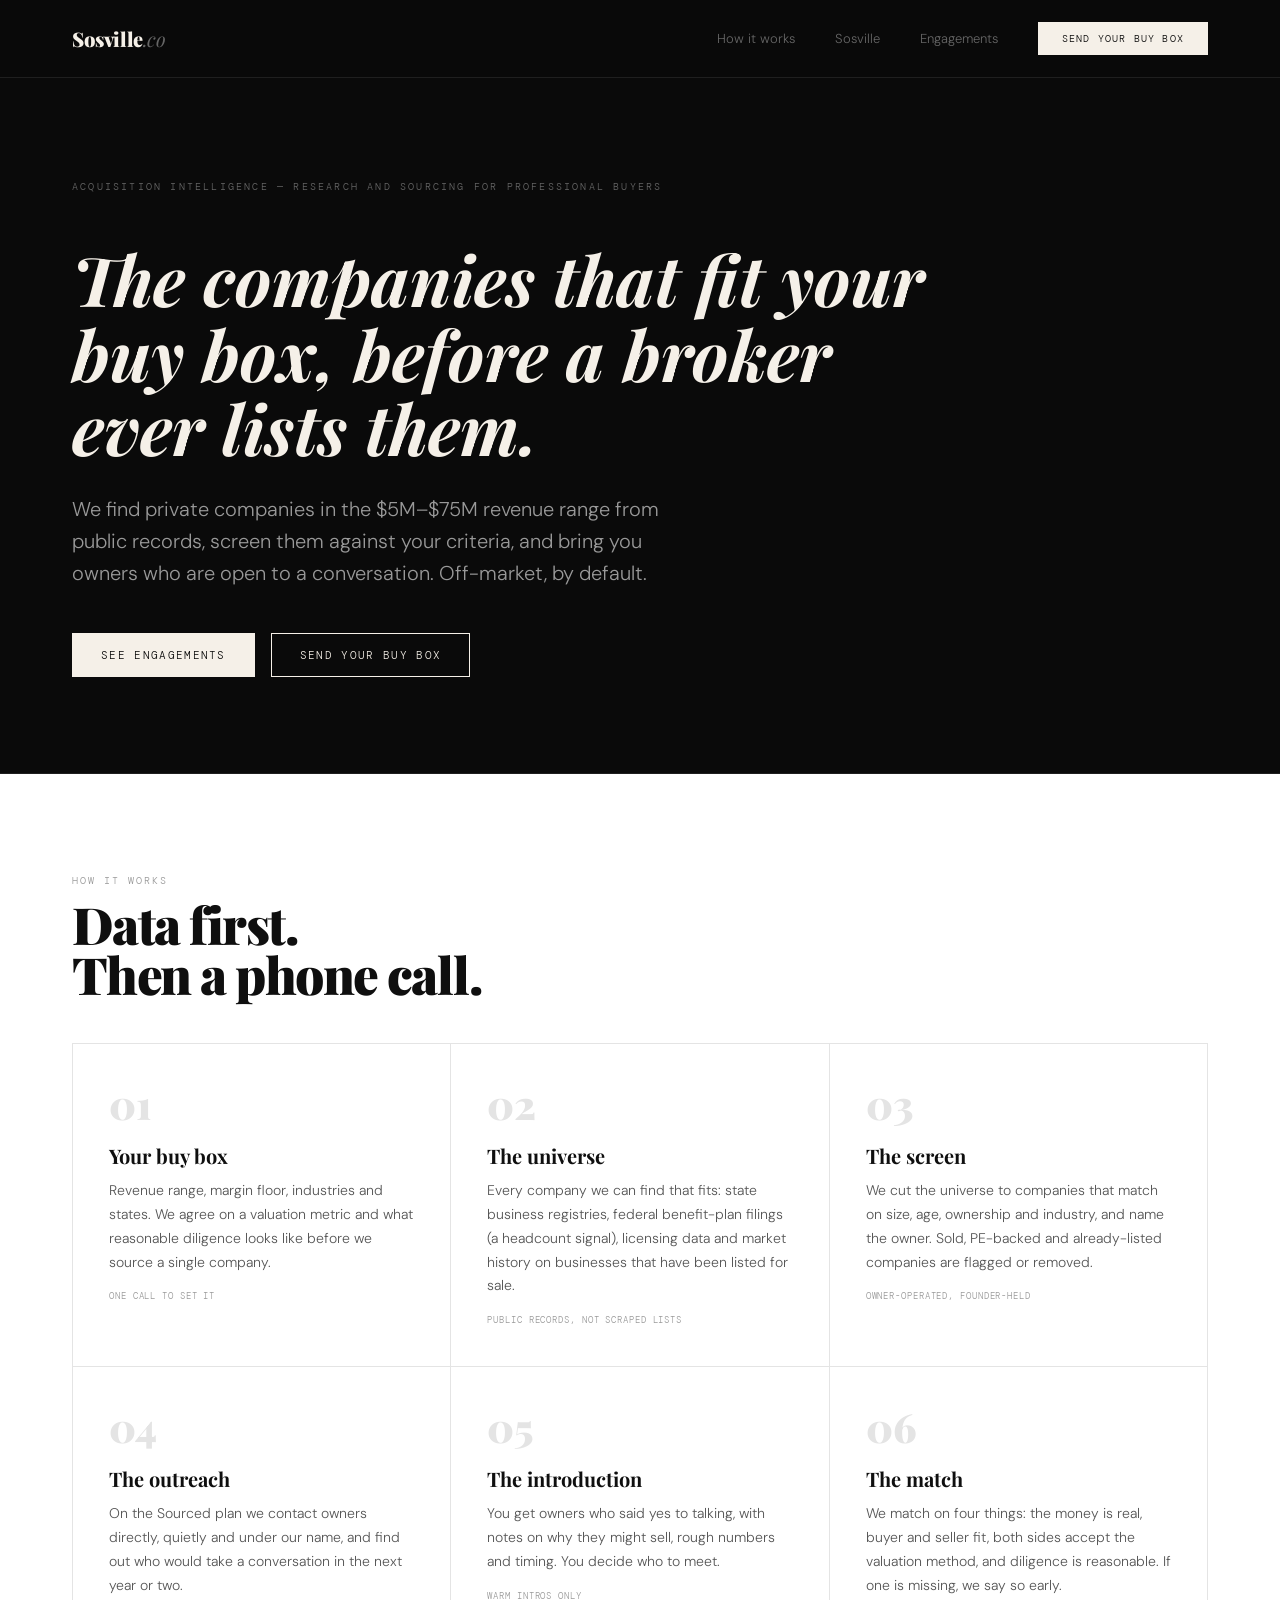
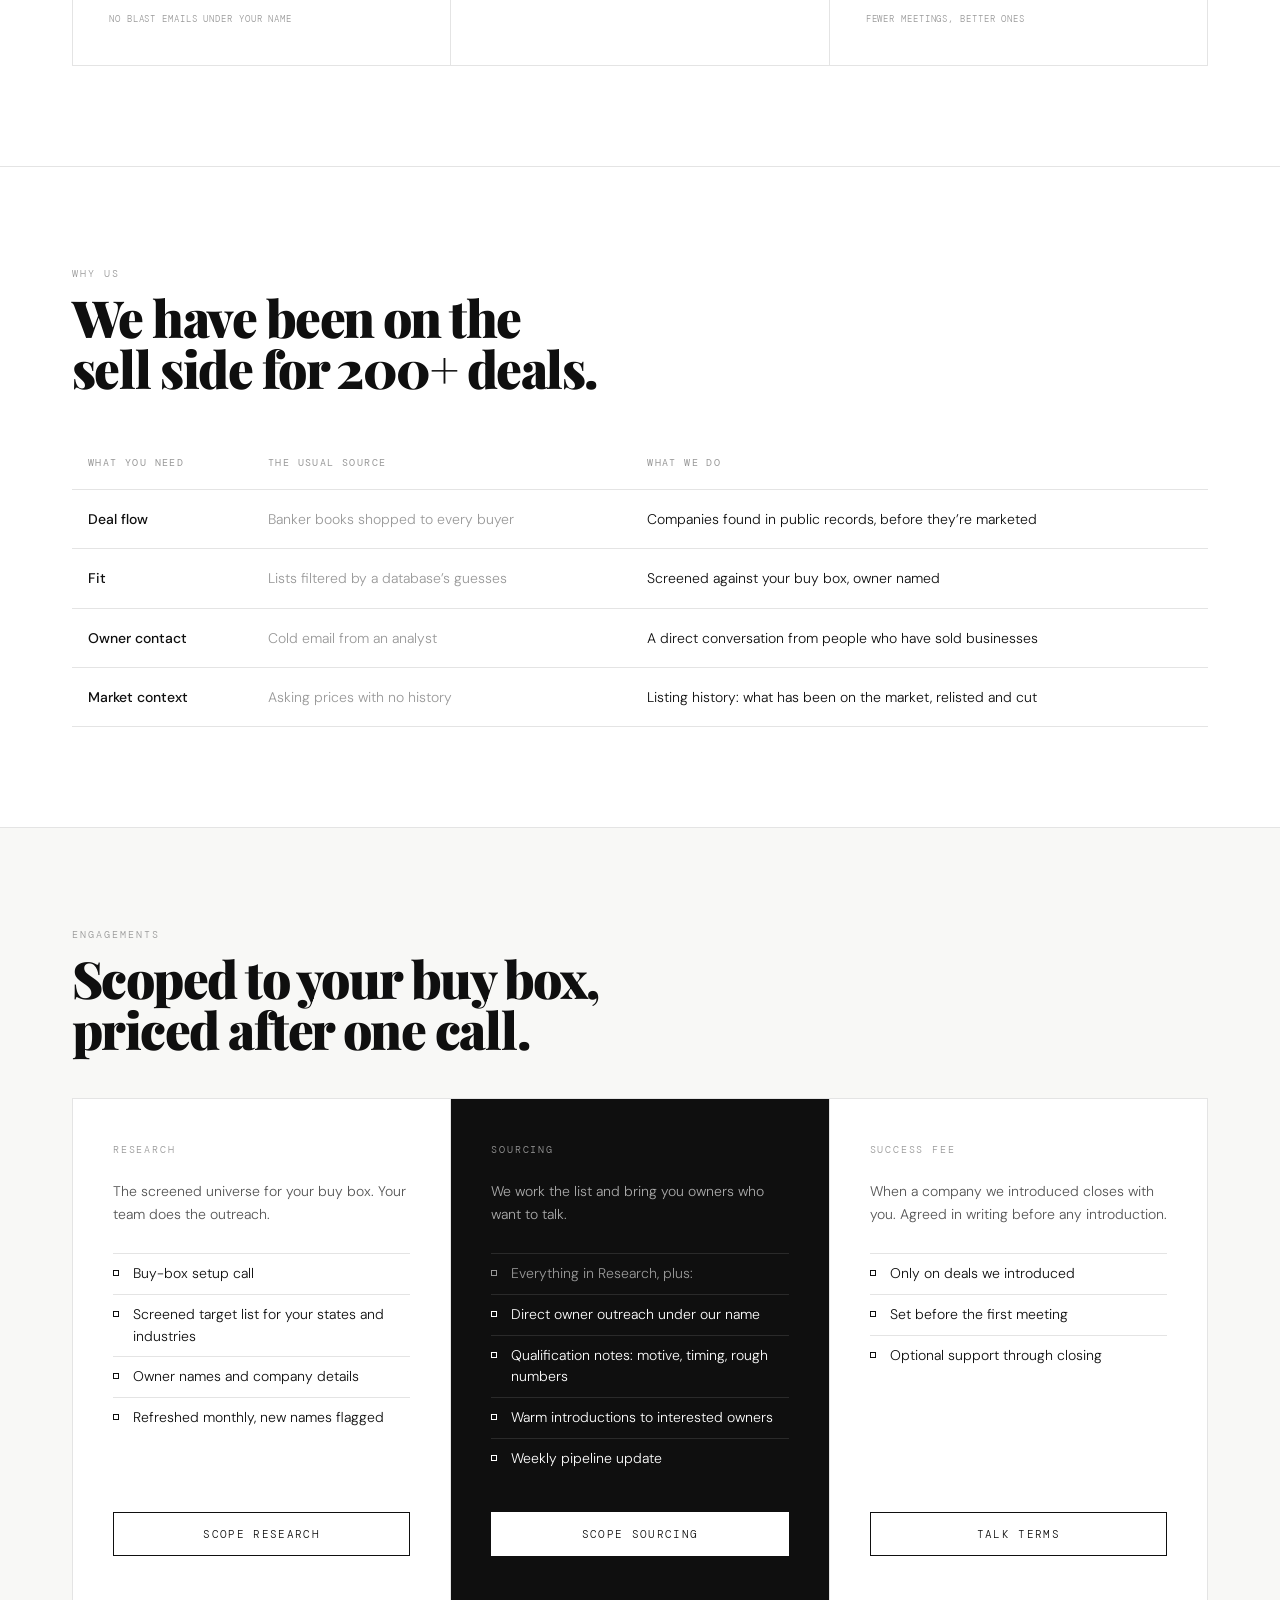
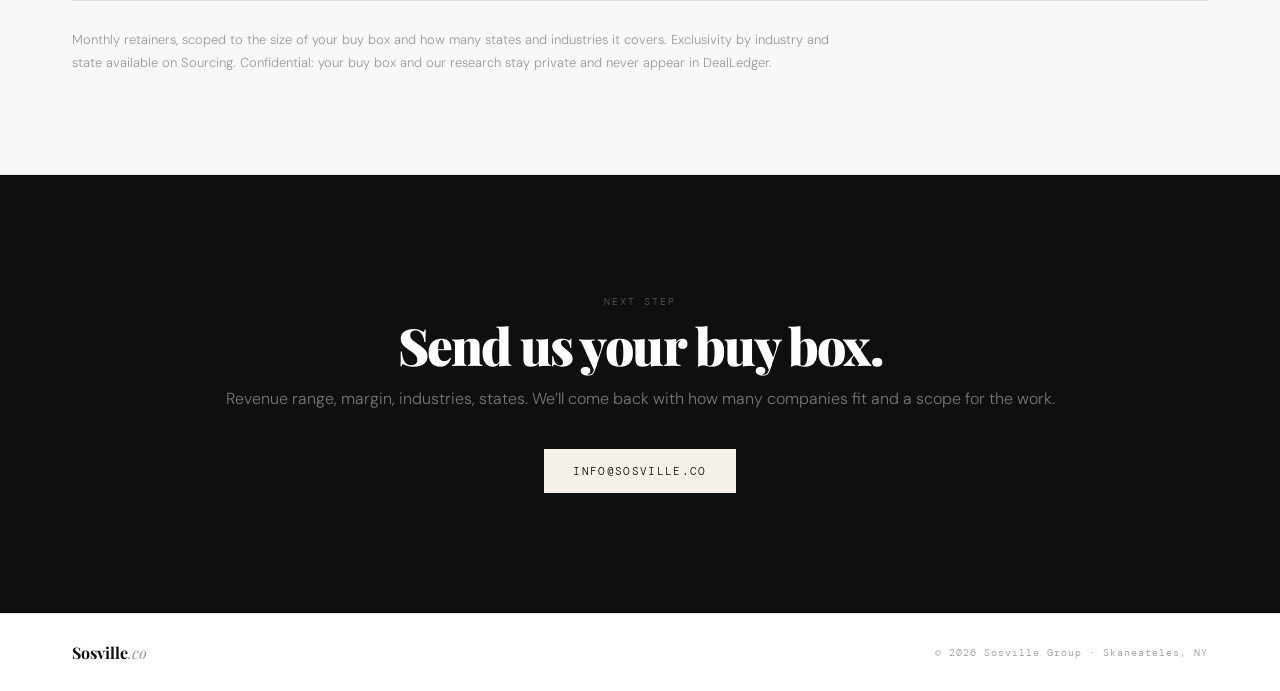
<file: intelligence.html>
<!DOCTYPE html>
<html lang="en">
<head>
<meta charset="UTF-8">
<meta name="viewport" content="width=device-width, initial-scale=1.0">
<title>Acquisition Intelligence — Sosville</title>
<meta name="description" content="Acquisition research and off-market sourcing for family offices and professional buyers: companies that fit your buy box, found in public records before they ever reach a broker.">
<link rel="preconnect" href="https://fonts.googleapis.com">
<link href="https://fonts.googleapis.com/css2?family=Playfair+Display:ital,wght@0,400;0,700;0,900;1,400;1,700&family=DM+Sans:wght@300;400;500&family=DM+Mono:wght@400;500&display=swap" rel="stylesheet">
<style>
*,*::before,*::after{box-sizing:border-box;margin:0;padding:0}
html{scroll-behavior:smooth}
:root{--black:#0f0f0f;--white:#fff;--off:#f8f8f6;--gray:#999;--mid:#555;--line:#e4e4e4;--hero-bg:#0A0A0A;--hero-line:#1f1f1f;--hero-gray:#666;--hero-mid:#999;--hero-text:#F5F0E8}
body{background:var(--white);color:var(--black);font-family:'DM Sans',sans-serif;font-weight:300;overflow-x:hidden}
a{color:inherit}
nav{position:fixed;top:0;left:0;right:0;z-index:100;display:flex;justify-content:space-between;align-items:center;padding:22px 72px;background:rgba(10,10,10,.95);backdrop-filter:blur(20px);border-bottom:1px solid var(--hero-line)}
.nav-logo{font-family:'Playfair Display',serif;font-weight:900;font-size:20px;letter-spacing:-.02em;color:var(--hero-text);text-decoration:none}
.nav-logo span{font-style:italic;font-weight:400;color:var(--hero-gray)}
.nav-right{display:flex;gap:40px;align-items:center}
.nav-right a{font-size:13px;color:var(--hero-gray);text-decoration:none;transition:color .2s}
.nav-right a:hover{color:var(--hero-text)}
.nav-cta{font-family:'DM Mono',monospace!important;font-size:10px!important;letter-spacing:.12em!important;text-transform:uppercase!important;background:var(--hero-text)!important;color:var(--hero-bg)!important;padding:10px 24px!important}
.hero{background:var(--hero-bg);color:var(--hero-text);padding:180px 72px 96px;border-bottom:1px solid var(--hero-line)}
.eyebrow{font-family:'DM Mono',monospace;font-size:10px;letter-spacing:.22em;text-transform:uppercase;color:var(--hero-gray);margin-bottom:48px}
.hero h1{font-family:'Playfair Display',serif;font-weight:700;font-style:italic;font-size:clamp(38px,5.4vw,72px);line-height:1.08;max-width:900px;margin-bottom:28px}
.hero p{font-size:clamp(16px,1.6vw,20px);color:var(--hero-mid);max-width:640px;line-height:1.6;margin-bottom:44px}
.btns{display:flex;gap:16px;flex-wrap:wrap}
.btn{font-family:'DM Mono',monospace;font-size:11px;letter-spacing:.12em;text-transform:uppercase;padding:14px 28px;text-decoration:none;border:1px solid var(--hero-text);transition:opacity .2s}
.btn:hover{opacity:.7}
.btn-solid{background:var(--hero-text);color:var(--hero-bg)}
.btn-line{color:var(--hero-text)}
.btn-dark{background:var(--black);color:var(--white);border-color:var(--black)}
.btn-dark-line{color:var(--black);border-color:var(--black)}
.sec{padding:100px 72px;border-bottom:1px solid var(--line)}
.sec-label{font-family:'DM Mono',monospace;font-size:10px;letter-spacing:.2em;text-transform:uppercase;color:var(--gray);margin-bottom:12px}
h2{font-family:'Playfair Display',serif;font-weight:900;font-size:clamp(34px,4vw,56px);line-height:.98;letter-spacing:-.03em;margin-bottom:44px}
.steps{display:grid;grid-template-columns:repeat(3,1fr);border-left:1px solid var(--line);border-top:1px solid var(--line)}
.step{border-right:1px solid var(--line);border-bottom:1px solid var(--line);padding:40px 36px}
.step-n{font-family:'Playfair Display',serif;font-weight:900;font-size:40px;color:var(--line);line-height:1;margin-bottom:18px}
.step h3{font-family:'Playfair Display',serif;font-weight:700;font-size:20px;margin-bottom:10px}
.step p{font-size:14px;line-height:1.7;color:var(--mid)}
.step .tag{font-family:'DM Mono',monospace;font-size:9px;letter-spacing:.1em;text-transform:uppercase;color:var(--gray);margin-top:16px;display:block}
table{width:100%;border-collapse:collapse;font-size:14px}
th,td{text-align:left;padding:18px 16px;border-bottom:1px solid var(--line);vertical-align:top;line-height:1.6}
th{font-family:'DM Mono',monospace;font-size:10px;letter-spacing:.14em;text-transform:uppercase;color:var(--gray);font-weight:400}
td:first-child{font-weight:500}
td:nth-child(2){color:var(--gray)}
.pricing{background:var(--off)}
.tiers{display:grid;grid-template-columns:repeat(3,1fr);gap:0;border-left:1px solid var(--line);border-top:1px solid var(--line);background:var(--white)}
.tier{border-right:1px solid var(--line);border-bottom:1px solid var(--line);padding:44px 40px;display:flex;flex-direction:column}
.tier.feat{background:var(--black);color:var(--white)}
.tier-name{font-family:'DM Mono',monospace;font-size:10px;letter-spacing:.18em;text-transform:uppercase;color:var(--gray);margin-bottom:18px}
.price{font-family:'Playfair Display',serif;font-weight:900;font-size:56px;letter-spacing:-.03em;line-height:1}
.per{font-family:'DM Mono',monospace;font-size:10px;letter-spacing:.1em;text-transform:uppercase;color:var(--gray);margin:8px 0 22px}
.tier-desc{font-size:14px;line-height:1.7;color:var(--mid);margin-bottom:26px}
.tier.feat .tier-desc{color:#aaa}
.tier ul{list-style:none;margin-bottom:34px;flex:1}
.tier li{font-size:14px;line-height:1.55;padding:9px 0 9px 20px;border-top:1px solid var(--line);position:relative}
.tier.feat li{border-color:#2a2a2a}
.tier li::before{content:'';position:absolute;left:0;top:16px;width:6px;height:6px;border:1px solid currentColor}
.tier li.inc{color:var(--gray)}
.tier.feat .btn{border-color:var(--white);background:var(--white);color:var(--black);text-align:center}
.tier .btn{text-align:center}
.note{font-size:13px;color:var(--gray);margin-top:28px;line-height:1.7;max-width:760px}
.faq{display:grid;grid-template-columns:1fr 1fr;gap:0 72px}
.q{padding:26px 0;border-top:1px solid var(--line)}
.q h4{font-family:'Playfair Display',serif;font-weight:700;font-size:18px;margin-bottom:8px}
.q p{font-size:14px;line-height:1.75;color:var(--mid)}
.cta{padding:120px 72px;background:var(--black);color:var(--white);text-align:center}
.cta h2{color:var(--white);margin-bottom:18px}
.cta p{color:#777;font-size:16px;margin-bottom:40px}
.cta .btns{justify-content:center}
footer{padding:28px 72px;display:flex;justify-content:space-between;align-items:center;border-top:1px solid var(--line)}
.f-l{font-family:'Playfair Display',serif;font-weight:700;font-size:16px;text-decoration:none}
.f-l span{font-style:italic;font-weight:400;color:var(--gray)}
.f-r{font-family:'DM Mono',monospace;font-size:10px;color:var(--gray);letter-spacing:.1em}
@media(max-width:1024px){
  nav{padding:16px 24px}.nav-right a:not(.nav-cta){display:none}
  .hero{padding:130px 24px 64px}.sec,.cta{padding:72px 24px}
  .steps,.tiers{grid-template-columns:1fr}.faq{grid-template-columns:1fr}
  th:nth-child(2),td:nth-child(2){display:none}
  footer{flex-direction:column;gap:10px;padding:24px}
}
</style>
</head>
<body>

<nav>
  <a class="nav-logo" href="/">Sosville<span>.co</span></a>
  <div class="nav-right">
    <a href="#how">How it works</a>
    <a href="/">Sosville</a>
    <a href="#pricing">Engagements</a>
    <a class="nav-cta" href="mailto:info@sosville.co?subject=Deal%20sourcing%20%E2%80%94%20family%20office">Send your buy box</a>
  </div>
</nav>

<header class="hero">
  <div class="eyebrow">Acquisition Intelligence &mdash; research and sourcing for professional buyers</div>
  <h1>The companies that fit your buy box, before a broker ever lists them.</h1>
  <p>We find private companies in the $5M&ndash;$75M revenue range from public records, screen them against your criteria, and bring you owners who are open to a conversation. Off-market, by default.</p>
  <div class="btns">
    <a class="btn btn-solid" href="#pricing">See engagements</a>
    <a class="btn btn-line" href="mailto:info@sosville.co?subject=Deal%20sourcing%20%E2%80%94%20family%20office">Send your buy box</a>
  </div>
</header>

<section id="how" class="sec">
  <div class="sec-label">How It Works</div>
  <h2>Data first.<br>Then a phone call.</h2>
  <div class="steps">
    <div class="step"><div class="step-n">01</div><h3>Your buy box</h3><p>Revenue range, margin floor, industries and states. We agree on a valuation metric and what reasonable diligence looks like before we source a single company.</p><span class="tag">One call to set it</span></div>
    <div class="step"><div class="step-n">02</div><h3>The universe</h3><p>Every company we can find that fits: state business registries, federal benefit-plan filings (a headcount signal), licensing data and market history on businesses that have been listed for sale.</p><span class="tag">Public records, not scraped lists</span></div>
    <div class="step"><div class="step-n">03</div><h3>The screen</h3><p>We cut the universe to companies that match on size, age, ownership and industry, and name the owner. Sold, PE-backed and already-listed companies are flagged or removed.</p><span class="tag">Owner-operated, founder-held</span></div>
    <div class="step"><div class="step-n">04</div><h3>The outreach</h3><p>On the Sourced plan we contact owners directly, quietly and under our name, and find out who would take a conversation in the next year or two.</p><span class="tag">No blast emails under your name</span></div>
    <div class="step"><div class="step-n">05</div><h3>The introduction</h3><p>You get owners who said yes to talking, with notes on why they might sell, rough numbers and timing. You decide who to meet.</p><span class="tag">Warm intros only</span></div>
    <div class="step"><div class="step-n">06</div><h3>The match</h3><p>We match on four things: the money is real, buyer and seller fit, both sides accept the valuation method, and diligence is reasonable. If one is missing, we say so early.</p><span class="tag">Fewer meetings, better ones</span></div>
  </div>
</section>

<section class="sec">
  <div class="sec-label">Why Us</div>
  <h2>We have been on the<br>sell side for 200+ deals.</h2>
  <table>
    <thead><tr><th>What you need</th><th>The usual source</th><th>What we do</th></tr></thead>
    <tbody>
      <tr><td>Deal flow</td><td>Banker books shopped to every buyer</td><td>Companies found in public records, before they&rsquo;re marketed</td></tr>
      <tr><td>Fit</td><td>Lists filtered by a database&rsquo;s guesses</td><td>Screened against your buy box, owner named</td></tr>
      <tr><td>Owner contact</td><td>Cold email from an analyst</td><td>A direct conversation from people who have sold businesses</td></tr>
      <tr><td>Market context</td><td>Asking prices with no history</td><td>Listing history: what has been on the market, relisted and cut</td></tr>
    </tbody>
  </table>
</section>

<section id="pricing" class="sec pricing">
  <div class="sec-label">Engagements</div>
  <h2>Scoped to your buy box,<br>priced after one call.</h2>
  <div class="tiers">
    <div class="tier">
      <div class="tier-name">Research</div>
      <p class="tier-desc" style="margin-top:6px">The screened universe for your buy box. Your team does the outreach.</p>
      <ul>
        <li>Buy-box setup call</li>
        <li>Screened target list for your states and industries</li>
        <li>Owner names and company details</li>
        <li>Refreshed monthly, new names flagged</li>
      </ul>
      <a class="btn btn-dark-line" href="mailto:info@sosville.co?subject=Acquisition%20Intelligence%20%E2%80%94%20Research">Scope research</a>
    </div>
    <div class="tier feat">
      <div class="tier-name">Sourcing</div>
      <p class="tier-desc" style="margin-top:6px">We work the list and bring you owners who want to talk.</p>
      <ul>
        <li class="inc">Everything in Research, plus:</li>
        <li>Direct owner outreach under our name</li>
        <li>Qualification notes: motive, timing, rough numbers</li>
        <li>Warm introductions to interested owners</li>
        <li>Weekly pipeline update</li>
      </ul>
      <a class="btn" href="mailto:info@sosville.co?subject=Acquisition%20Intelligence%20%E2%80%94%20Sourcing">Scope sourcing</a>
    </div>
    <div class="tier">
      <div class="tier-name">Success Fee</div>
      <p class="tier-desc" style="margin-top:6px">When a company we introduced closes with you. Agreed in writing before any introduction.</p>
      <ul>
        <li>Only on deals we introduced</li>
        <li>Set before the first meeting</li>
        <li>Optional support through closing</li>
      </ul>
      <a class="btn btn-dark-line" href="mailto:info@sosville.co?subject=Acquisition%20Intelligence%20%E2%80%94%20Terms">Talk terms</a>
    </div>
  </div>
  <p class="note">Monthly retainers, scoped to the size of your buy box and how many states and industries it covers. Exclusivity by industry and state available on Sourcing. Confidential: your buy box and our research stay private and never appear in DealLedger.</p>
</section>

<section class="cta">
  <div class="sec-label" style="color:#555">Next Step</div>
  <h2>Send us your buy box.</h2>
  <p>Revenue range, margin, industries, states. We&rsquo;ll come back with how many companies fit and a scope for the work.</p>
  <div class="btns">
    <a class="btn btn-solid" href="mailto:info@sosville.co?subject=Deal%20sourcing%20%E2%80%94%20family%20office">info@sosville.co</a>
  </div>
</section>

<footer>
  <a class="f-l" href="/">Sosville<span>.co</span></a>
  <div class="f-r">&copy; 2026 Sosville Group &middot; Skaneateles, NY</div>
</footer>
</body>
</html>
</file>
